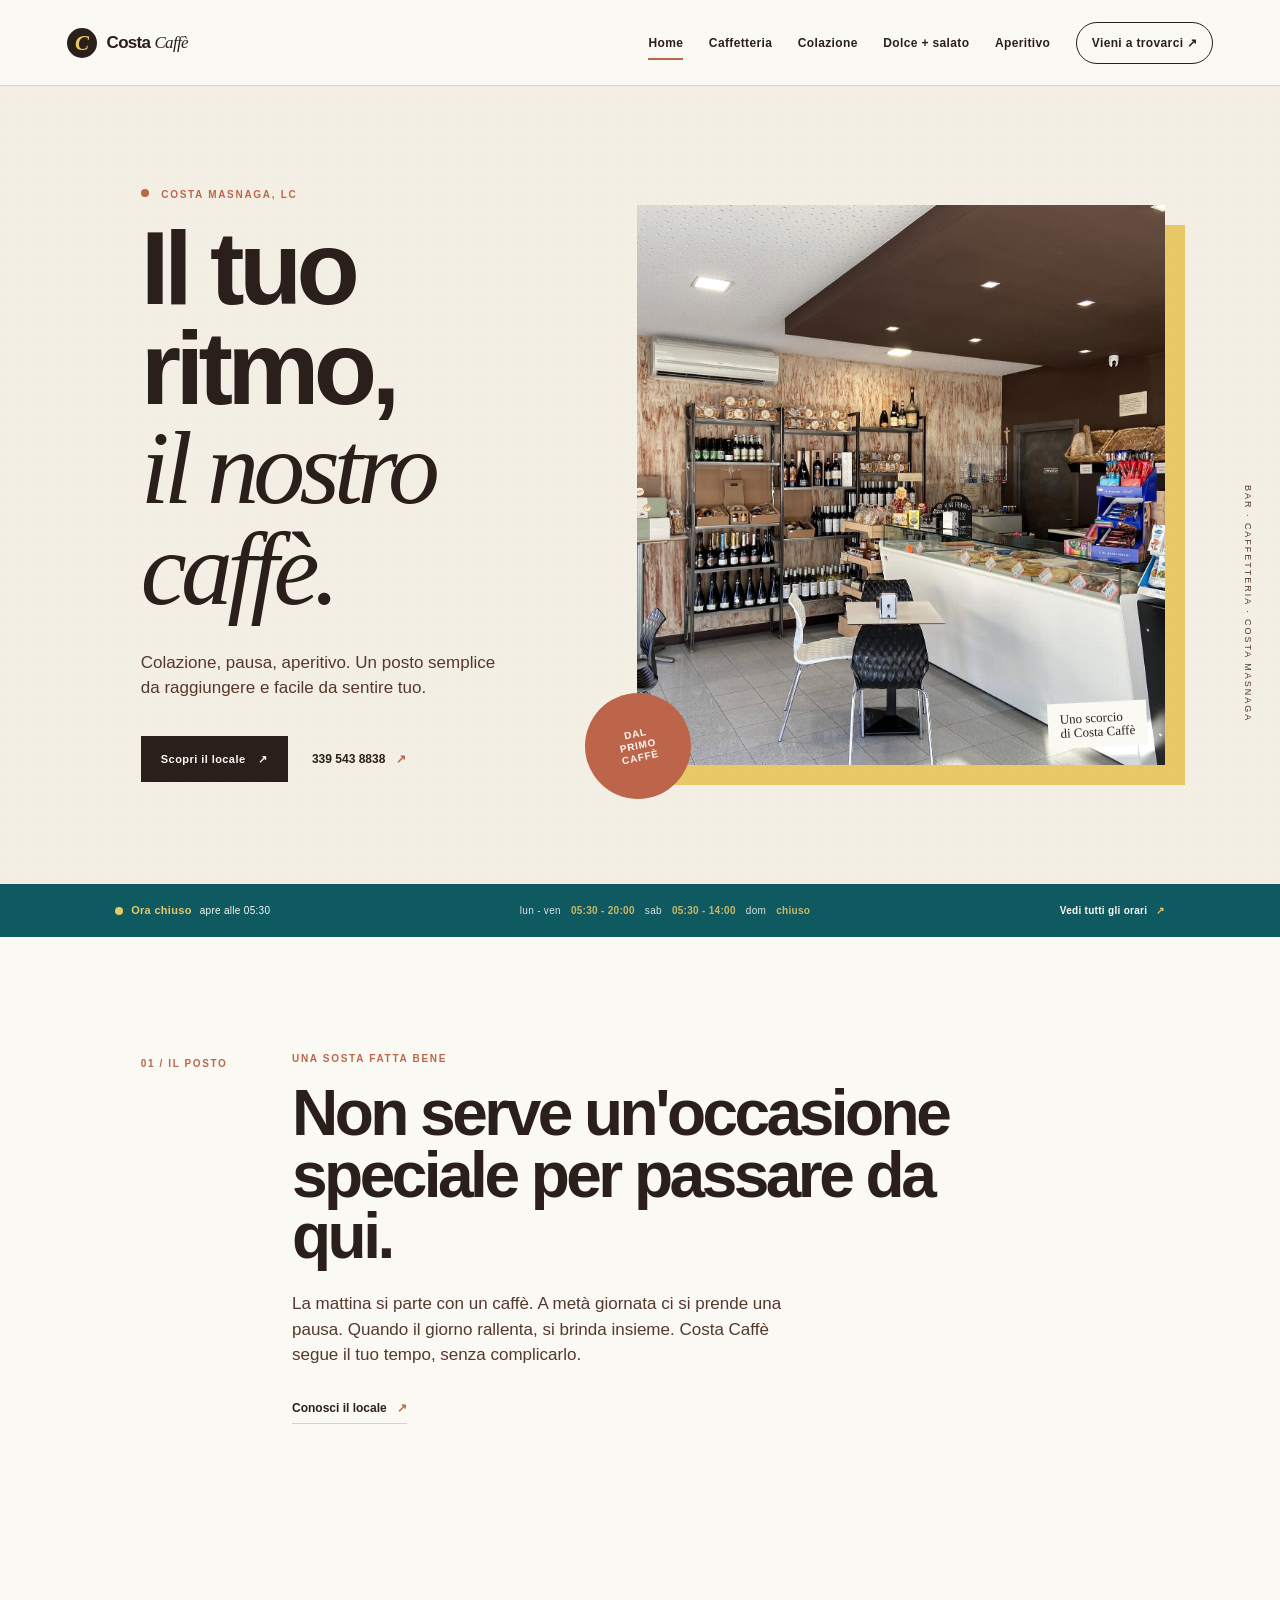
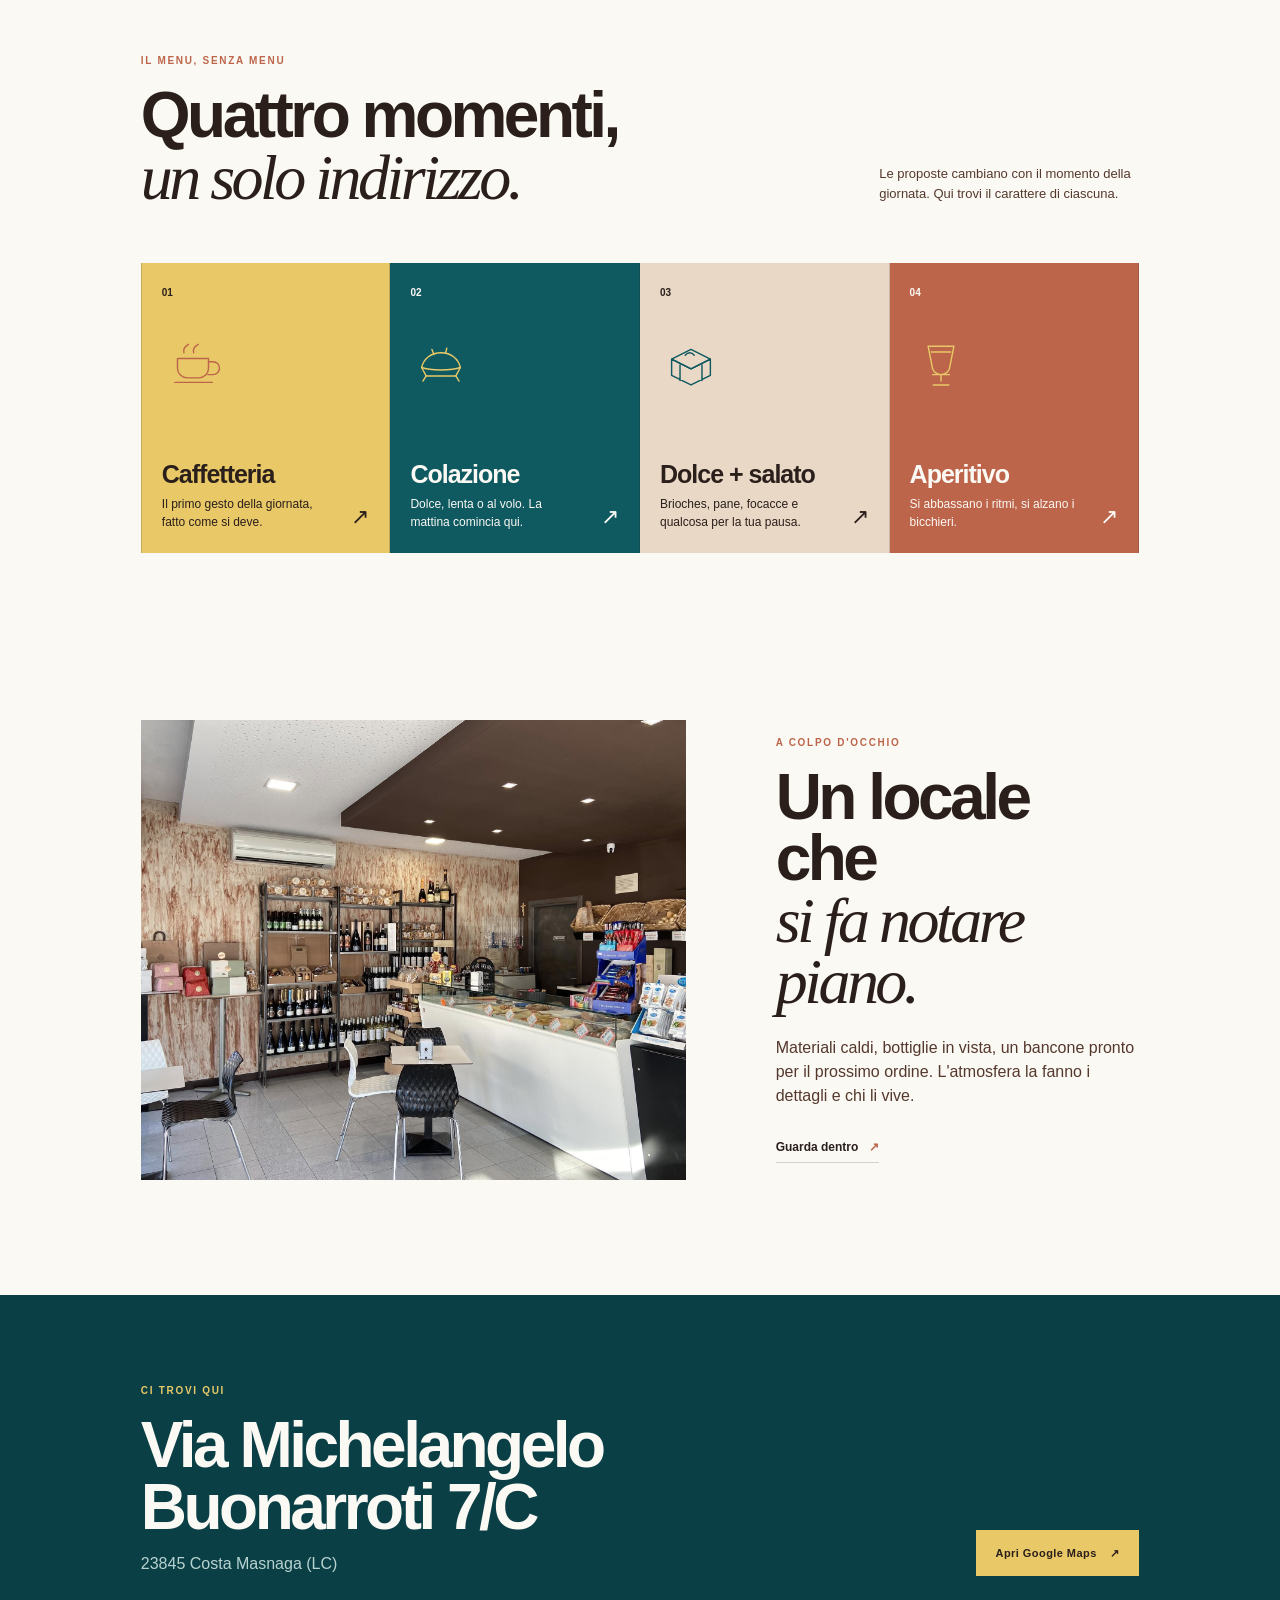
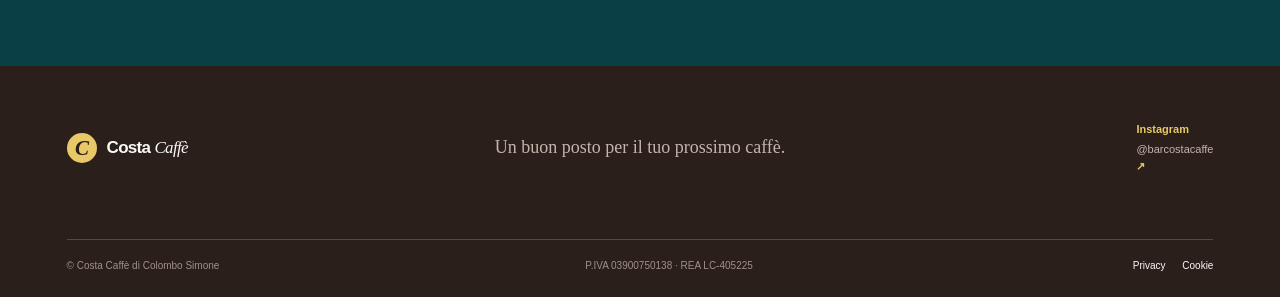
<file: index.html>
<!doctype html>
<html lang="it">
<head>
  <meta charset="utf-8">
  <meta name="viewport" content="width=device-width, initial-scale=1">
  <title>Costa Caffè | Bar e caffetteria a Costa Masnaga</title>
  <meta name="description" content="Costa Caffè a Costa Masnaga: caffetteria, colazione, proposte dolci e salate e aperitivo in Via Michelangelo Buonarroti 7/C.">
  <link rel="canonical" href="./">
  <meta property="og:type" content="website">
  <meta property="og:title" content="Costa Caffè | Bar e caffetteria a Costa Masnaga">
  <meta property="og:description" content="Il ritmo della giornata passa da Costa Caffè, a Costa Masnaga.">
  <meta property="og:image" content="images/locale/interno-costa-caffe.jpg">
  <meta property="og:locale" content="it_IT">
  <link rel="stylesheet" href="css/style.css">
  <script type="application/ld+json">
  {
    "@context": "https://schema.org",
    "@type": "CafeOrCoffeeShop",
    "name": "Costa Caffè",
    "address": {
      "@type": "PostalAddress",
      "streetAddress": "Via Michelangelo Buonarroti 7/C",
      "postalCode": "23845",
      "addressLocality": "Costa Masnaga",
      "addressRegion": "LC",
      "addressCountry": "IT"
    },
    "telephone": "+39 339 543 8838",
    "sameAs": ["https://www.instagram.com/barcostacaffe/"]
  }
  </script>
</head>
<body>
  <a class="skip-link" href="#contenuto">Vai al contenuto</a>
  <header class="site-header">
    <a class="wordmark" href="index.html" aria-label="Costa Caffè, home">
      <span class="wordmark-mark">C</span>
      <span>Costa <em>Caffè</em></span>
    </a>
    <button class="menu-toggle" type="button" aria-expanded="false" aria-controls="site-nav">Scopri <span></span></button>
    <nav id="site-nav" class="site-nav" aria-label="Navigazione principale">
      <a class="active" href="index.html">Home</a>
      <a href="caffetteria.html">Caffetteria</a>
      <a href="colazione.html">Colazione</a>
      <a href="dolce-salato.html">Dolce + salato</a>
      <a href="aperitivo.html">Aperitivo</a>
      <a class="nav-cta" href="visita.html">Vieni a trovarci <span>↗</span></a>
    </nav>
  </header>

  <main id="contenuto">
    <section class="hero home-hero">
      <div class="hero-copy reveal">
        <p class="eyebrow"><span class="eyebrow-dot"></span> Costa Masnaga, LC</p>
        <h1>Il tuo ritmo,<br><i>il nostro caffè.</i></h1>
        <p class="hero-lead">Colazione, pausa, aperitivo. Un posto semplice da raggiungere e facile da sentire tuo.</p>
        <div class="hero-actions">
          <a class="button button-dark" href="visita.html">Scopri il locale <span>↗</span></a>
          <a class="text-link" href="tel:3395438838">339 543 8838 <span>↗</span></a>
        </div>
      </div>
      <div class="hero-visual reveal reveal-delay">
        <div class="hero-photo">
          <img src="images/locale/interno-costa-caffe.jpg" alt="Interno di Costa Caffè con bancone, tavoli e scaffali di prodotti">
          <span class="photo-note">Uno scorcio<br>di Costa Caffè</span>
        </div>
        <div class="hero-badge" aria-hidden="true"><span>dal<br>primo<br>caffè</span></div>
      </div>
      <div class="hero-side-note" aria-hidden="true">BAR · CAFFETTERIA · COSTA MASNAGA</div>
    </section>

    <section class="today-bar" aria-label="Informazioni rapide">
      <div class="today-label"><span class="live-dot"></span><strong id="open-status">Ora chiuso</strong><span id="open-detail">consulta gli orari</span></div>
      <div class="today-hours"><span>lun - ven</span><b>05:30 - 20:00</b><span>sab</span><b>05:30 - 14:00</b><span>dom</span><b>chiuso</b></div>
      <a href="visita.html#orari">Vedi tutti gli orari <span>↗</span></a>
    </section>

    <section class="intro split-section section-pad reveal">
      <div class="section-index">01 / il posto</div>
      <div class="intro-statement">
        <p class="eyebrow">Una sosta fatta bene</p>
        <h2>Non serve un'occasione speciale per passare da qui.</h2>
        <p>La mattina si parte con un caffè. A metà giornata ci si prende una pausa. Quando il giorno rallenta, si brinda insieme. Costa Caffè segue il tuo tempo, senza complicarlo.</p>
        <a class="arrow-link" href="il-locale.html">Conosci il locale <span>↗</span></a>
      </div>
    </section>

    <section class="rhythm section-pad">
      <div class="section-heading reveal">
        <div>
          <p class="eyebrow">Il menu, senza menu</p>
          <h2>Quattro momenti,<br><i>un solo indirizzo.</i></h2>
        </div>
        <p class="heading-aside">Le proposte cambiano con il momento della giornata. Qui trovi il carattere di ciascuna.</p>
      </div>
      <div class="moment-grid">
        <a class="moment-card moment-coffee reveal" href="caffetteria.html">
          <span class="moment-number">01</span><svg class="section-icon" viewBox="0 0 96 96" aria-hidden="true"><path d="M24 41h48v15a15 15 0 0 1-15 15H39a15 15 0 0 1-15-15V41Z"/><path d="M72 46h7a10 10 0 0 1 0 20h-8M20 78h58M34 32c-2-6 2-10 7-13M49 32c-2-6 2-10 7-13"/></svg>
          <h3>Caffetteria</h3><p>Il primo gesto della giornata, fatto come si deve.</p><span class="card-arrow">↗</span>
        </a>
        <a class="moment-card moment-breakfast reveal reveal-delay" href="colazione.html">
          <span class="moment-number">02</span><svg class="section-icon" viewBox="0 0 96 96" aria-hidden="true"><path d="M18 55c3-14 15-23 30-23 15 0 27 9 30 23l-7 13H25L18 55Z"/><path d="M18 55c13 5 47 5 60 0M25 68l-5 8M71 68l5 8M37 35l-3-8M55 33l2-8"/></svg>
          <h3>Colazione</h3><p>Dolce, lenta o al volo. La mattina comincia qui.</p><span class="card-arrow">↗</span>
        </a>
        <a class="moment-card moment-food reveal reveal-delay-2" href="dolce-salato.html">
          <span class="moment-number">03</span><svg class="section-icon" viewBox="0 0 96 96" aria-hidden="true"><path d="m18 42 30-15 30 15-30 15-30-15Z"/><path d="m18 42 30 15 30-15M18 42v25l30 15 30-15V42M31 51v24M65 51v24"/><path d="M39 36c4-5 10-5 14 0"/></svg>
          <h3>Dolce + salato</h3><p>Brioches, pane, focacce e qualcosa per la tua pausa.</p><span class="card-arrow">↗</span>
        </a>
        <a class="moment-card moment-evening reveal" href="aperitivo.html">
          <span class="moment-number">04</span><svg class="section-icon" viewBox="0 0 96 96" aria-hidden="true"><path d="M28 22h40L62 52a14 14 0 0 1-28 0L28 22ZM35 66h26M48 66v10M36 82h24"/><path d="M33 31h30"/></svg>
          <h3>Aperitivo</h3><p>Si abbassano i ritmi, si alzano i bicchieri.</p><span class="card-arrow">↗</span>
        </a>
      </div>
    </section>

    <section class="image-break section-pad reveal">
      <div class="image-break-photo">
        <img src="images/locale/interno-costa-caffe.jpg" alt="Bancone e area tavoli all'interno di Costa Caffè" loading="lazy">
      </div>
      <div class="image-break-copy">
        <p class="eyebrow">A colpo d'occhio</p>
        <h2>Un locale che<br><i>si fa notare piano.</i></h2>
        <p>Materiali caldi, bottiglie in vista, un bancone pronto per il prossimo ordine. L'atmosfera la fanno i dettagli e chi li vive.</p>
        <a class="arrow-link" href="il-locale.html">Guarda dentro <span>↗</span></a>
      </div>
    </section>

    <section class="visit-banner reveal">
      <div class="visit-banner-copy">
        <p class="eyebrow">Ci trovi qui</p>
        <h2>Via Michelangelo<br>Buonarroti 7/C</h2>
        <p>23845 Costa Masnaga (LC)</p>
      </div>
      <a class="button button-light" href="https://www.google.com/maps/search/?api=1&query=Via+Michelangelo+Buonarroti+7%2FC%2C+23845+Costa+Masnaga+LC" target="_blank" rel="noopener">Apri Google Maps <span>↗</span></a>
    </section>
  </main>

  <footer class="site-footer">
    <div class="footer-top">
      <a class="wordmark wordmark-light" href="index.html"><span class="wordmark-mark">C</span><span>Costa <em>Caffè</em></span></a>
      <p>Un buon posto per il tuo prossimo caffè.</p>
      <a class="instagram" href="https://www.instagram.com/barcostacaffe/" target="_blank" rel="noopener">Instagram <span>@barcostacaffe</span> ↗</a>
    </div>
    <div class="footer-bottom">
      <span>© Costa Caffè di Colombo Simone</span>
      <span>P.IVA 03900750138 · REA LC-405225</span>
      <span><a href="privacy.html">Privacy</a> <a href="cookie.html">Cookie</a></span>
    </div>
  </footer>
  <script src="js/script.js"></script>
</body>
</html>
</file>
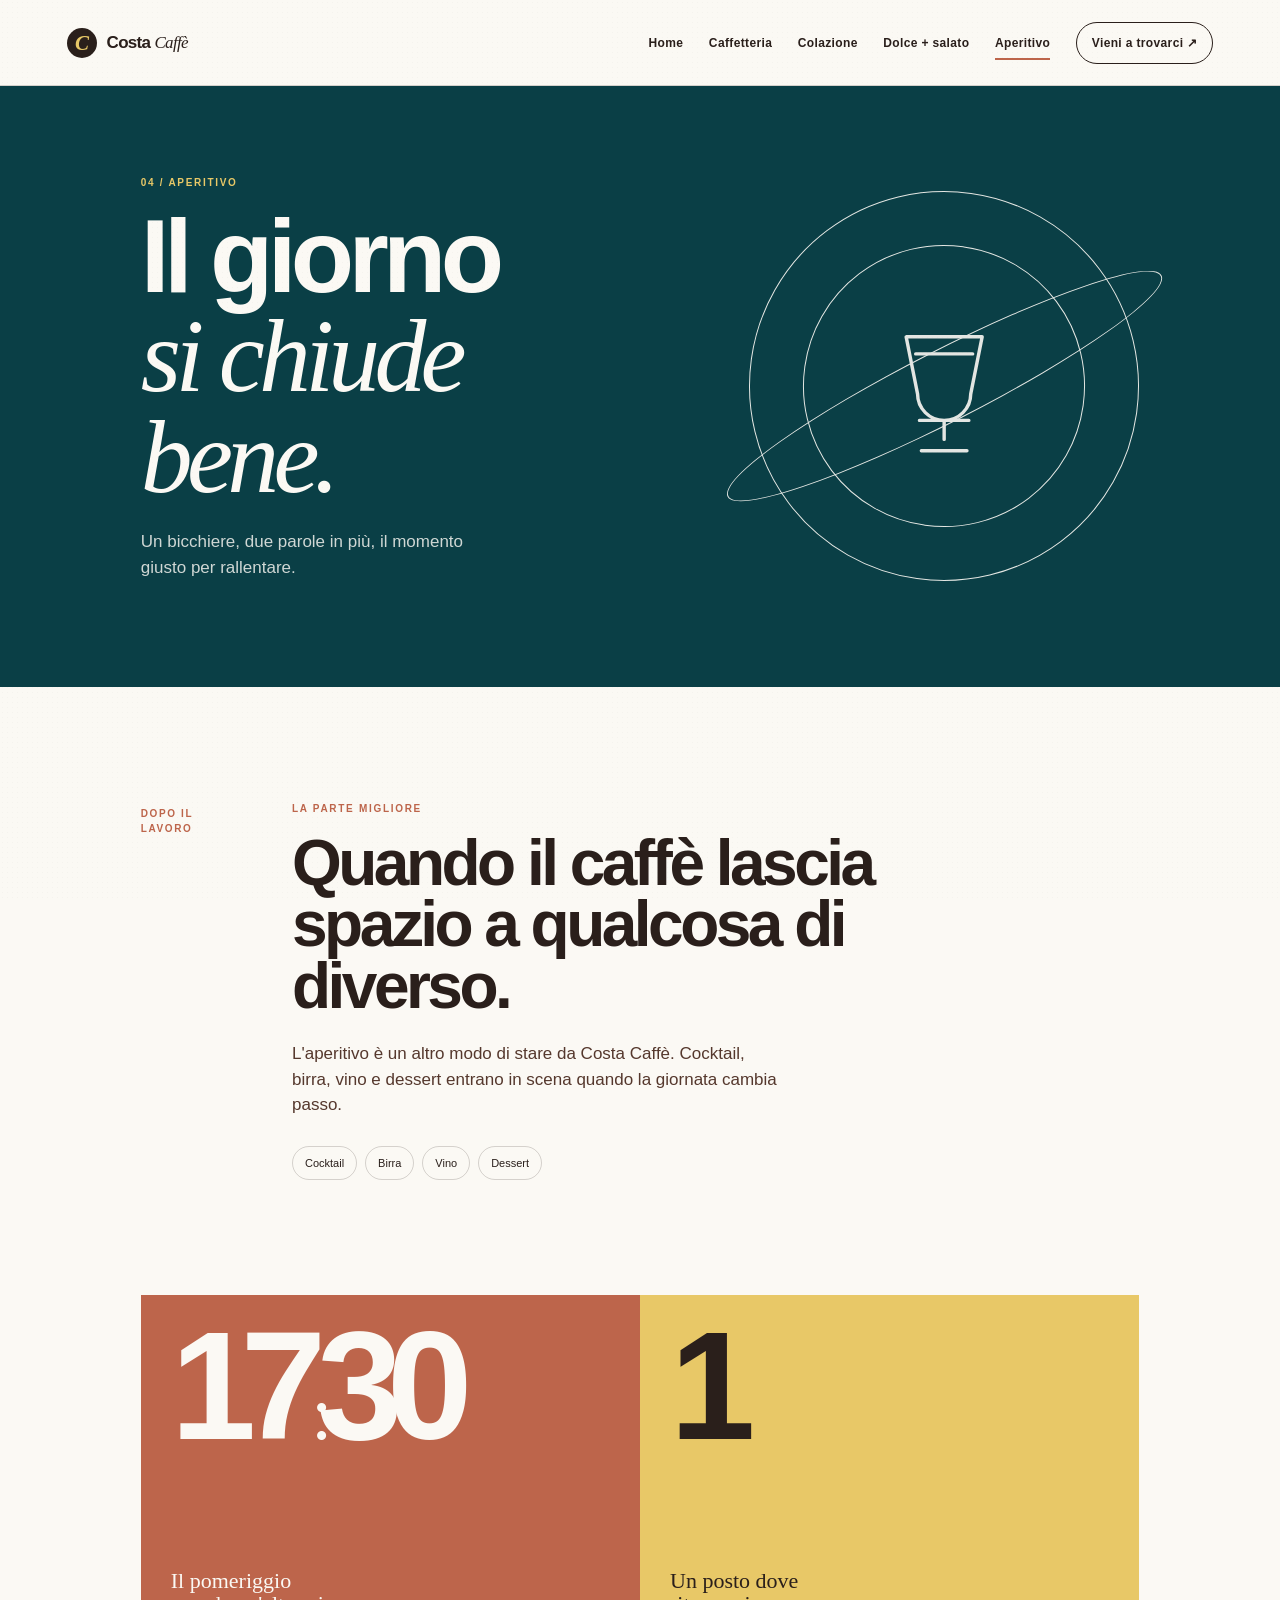
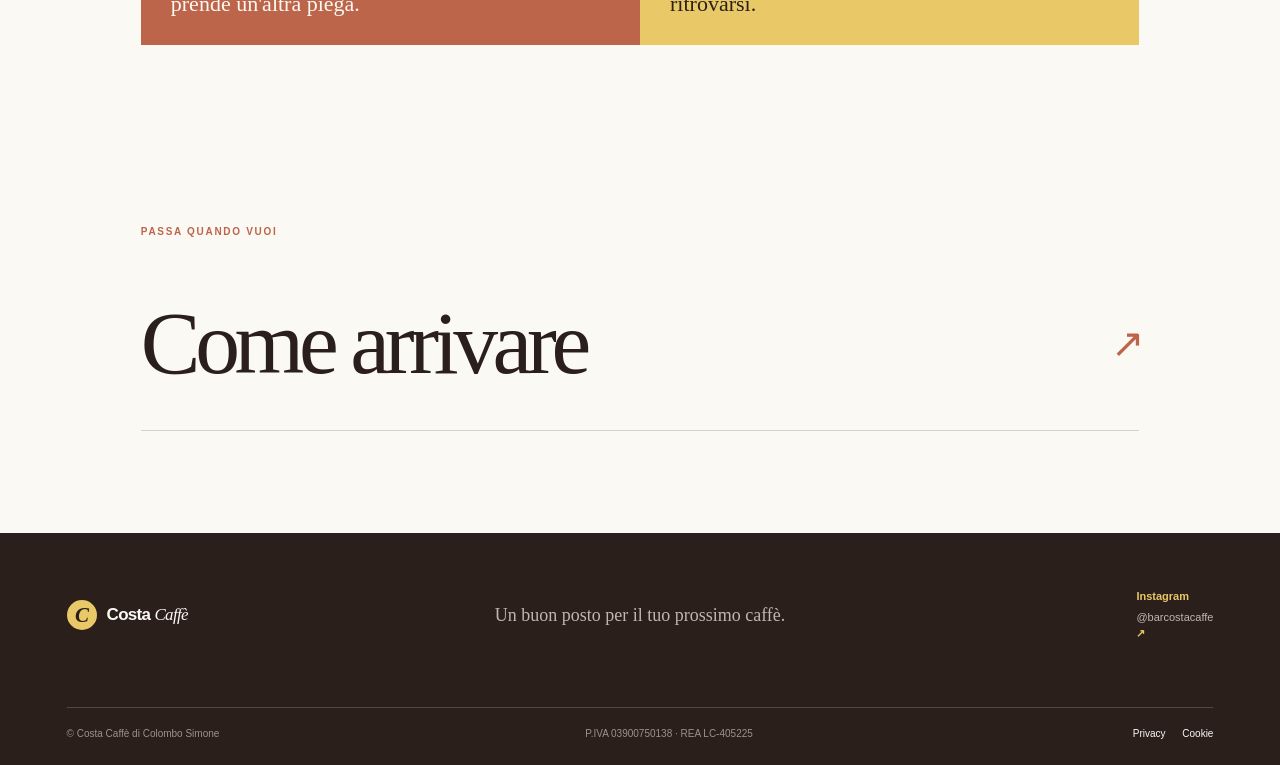
<file: aperitivo.html>
<!doctype html>
<html lang="it">
<head>
  <meta charset="utf-8"><meta name="viewport" content="width=device-width, initial-scale=1">
  <title>Aperitivo | Costa Caffè a Costa Masnaga</title>
  <meta name="description" content="L'aperitivo di Costa Caffè a Costa Masnaga: cocktail, birra, vino e il piacere di fermarsi insieme.">
  <link rel="canonical" href="./aperitivo.html"><meta property="og:title" content="Aperitivo | Costa Caffè"><link rel="stylesheet" href="css/style.css">
</head>
<body>
  <a class="skip-link" href="#contenuto">Vai al contenuto</a><header class="site-header"><a class="wordmark" href="index.html" aria-label="Costa Caffè, home"><span class="wordmark-mark">C</span><span>Costa <em>Caffè</em></span></a><button class="menu-toggle" type="button" aria-expanded="false" aria-controls="site-nav">Scopri <span></span></button><nav id="site-nav" class="site-nav" aria-label="Navigazione principale"><a href="index.html">Home</a><a href="caffetteria.html">Caffetteria</a><a href="colazione.html">Colazione</a><a href="dolce-salato.html">Dolce + salato</a><a class="active" href="aperitivo.html">Aperitivo</a><a class="nav-cta" href="visita.html">Vieni a trovarci <span>↗</span></a></nav></header>
  <main id="contenuto">
    <section class="page-hero page-hero-aperitivo"><div class="page-hero-content reveal"><p class="eyebrow">04 / Aperitivo</p><h1>Il giorno<br><i>si chiude bene.</i></h1><p>Un bicchiere, due parole in più, il momento giusto per rallentare.</p></div><div class="page-hero-shape shape-glass" aria-hidden="true"><svg class="hero-icon" viewBox="0 0 96 96"><path d="M28 22h40L62 52a14 14 0 0 1-28 0L28 22ZM35 66h26M48 66v10M36 82h24"/><path d="M33 31h30"/></svg></div></section>
    <section class="section-pad split-section aperitivo-intro reveal"><div class="section-index">Dopo il lavoro</div><div class="editorial-copy"><p class="eyebrow">La parte migliore</p><h2>Quando il caffè lascia spazio a qualcosa di diverso.</h2><p>L'aperitivo è un altro modo di stare da Costa Caffè. Cocktail, birra, vino e dessert entrano in scena quando la giornata cambia passo.</p><div class="tag-list"><span>Cocktail</span><span>Birra</span><span>Vino</span><span>Dessert</span></div></div></section>
    <section class="evening-grid section-pad reveal"><div class="evening-card"><span class="evening-big">17<small>:</small>30</span><p>Il pomeriggio<br>prende un'altra piega.</p></div><div class="evening-card evening-card-outline"><span class="evening-big">1</span><p>Un posto dove<br>ritrovarsi.</p></div></section>
    <section class="next-section section-pad"><p class="eyebrow">Passa quando vuoi</p><a class="big-next-link" href="visita.html">Come arrivare <span>↗</span></a></section>
  </main>
  <footer class="site-footer"><div class="footer-top"><a class="wordmark wordmark-light" href="index.html"><span class="wordmark-mark">C</span><span>Costa <em>Caffè</em></span></a><p>Un buon posto per il tuo prossimo caffè.</p><a class="instagram" href="https://www.instagram.com/barcostacaffe/" target="_blank" rel="noopener">Instagram <span>@barcostacaffe</span> ↗</a></div><div class="footer-bottom"><span>© Costa Caffè di Colombo Simone</span><span>P.IVA 03900750138 · REA LC-405225</span><span><a href="privacy.html">Privacy</a> <a href="cookie.html">Cookie</a></span></div></footer><script src="js/script.js"></script>
</body>
</html>
</file>
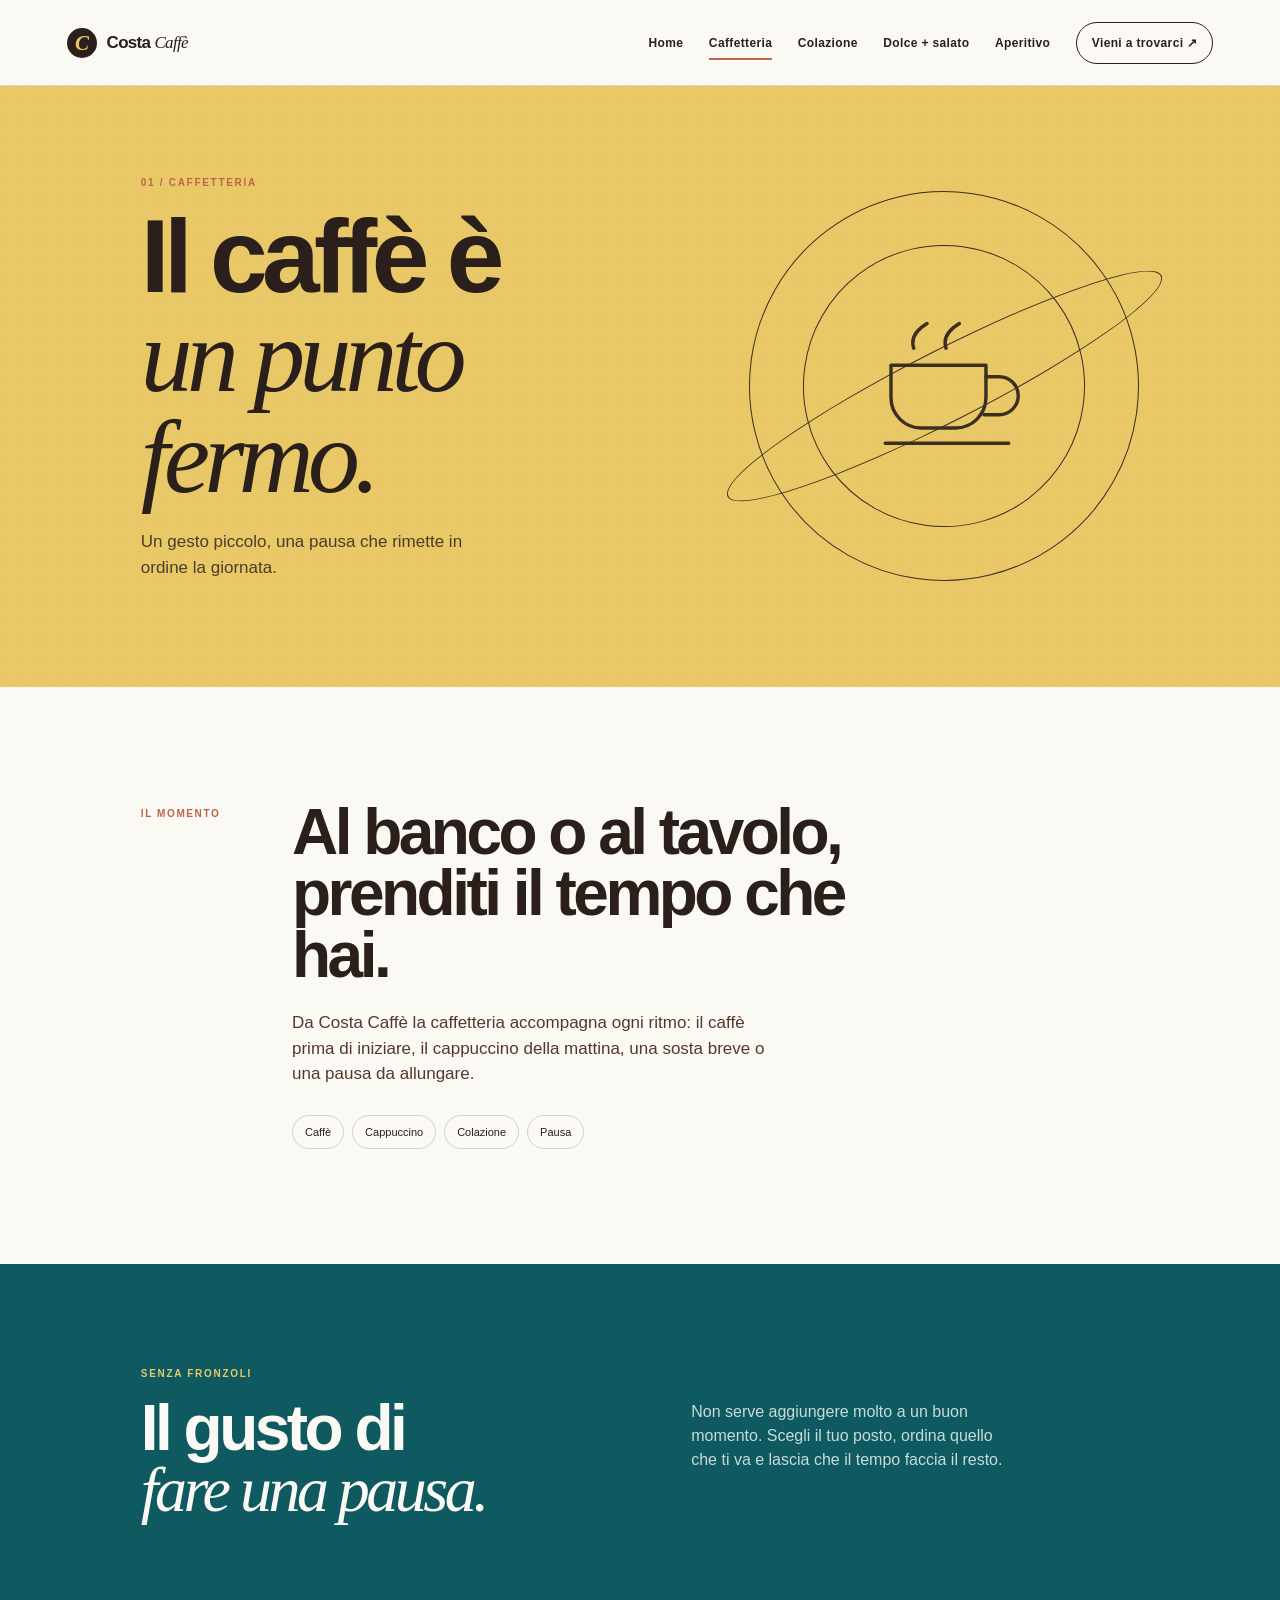
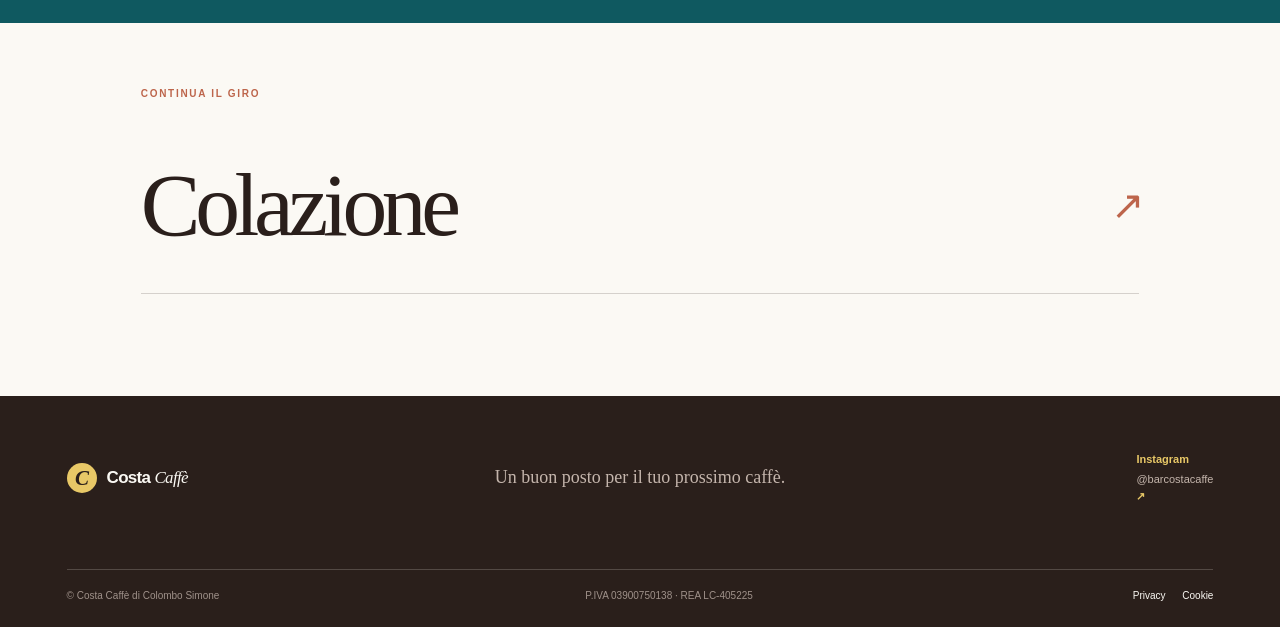
<file: caffetteria.html>
<!doctype html>
<html lang="it">
<head>
  <meta charset="utf-8"><meta name="viewport" content="width=device-width, initial-scale=1">
  <title>Caffetteria | Costa Caffè a Costa Masnaga</title>
  <meta name="description" content="La caffetteria di Costa Caffè: il momento più semplice della giornata, a Costa Masnaga.">
  <link rel="canonical" href="./caffetteria.html"><meta property="og:title" content="Caffetteria | Costa Caffè">
  <link rel="stylesheet" href="css/style.css">
</head>
<body>
  <a class="skip-link" href="#contenuto">Vai al contenuto</a>
  <header class="site-header"><a class="wordmark" href="index.html" aria-label="Costa Caffè, home"><span class="wordmark-mark">C</span><span>Costa <em>Caffè</em></span></a><button class="menu-toggle" type="button" aria-expanded="false" aria-controls="site-nav">Scopri <span></span></button><nav id="site-nav" class="site-nav" aria-label="Navigazione principale"><a href="index.html">Home</a><a class="active" href="caffetteria.html">Caffetteria</a><a href="colazione.html">Colazione</a><a href="dolce-salato.html">Dolce + salato</a><a href="aperitivo.html">Aperitivo</a><a class="nav-cta" href="visita.html">Vieni a trovarci <span>↗</span></a></nav></header>
  <main id="contenuto">
    <section class="page-hero page-hero-coffee"><div class="page-hero-content reveal"><p class="eyebrow">01 / Caffetteria</p><h1>Il caffè è<br><i>un punto fermo.</i></h1><p>Un gesto piccolo, una pausa che rimette in ordine la giornata.</p></div><div class="page-hero-shape shape-cup" aria-hidden="true"><svg class="hero-icon" viewBox="0 0 96 96"><path d="M20 37h50v17a16 16 0 0 1-16 16H36a16 16 0 0 1-16-16V37Z"/><path d="M70 43h7a10 10 0 0 1 0 20h-8M17 78h65M32 28c-2-6 2-10 7-13M49 28c-2-6 2-10 7-13"/></svg></div></section>
    <section class="editorial-section section-pad split-section reveal"><div class="section-index">Il momento</div><div class="editorial-copy"><h2>Al banco o al tavolo, prenditi il tempo che hai.</h2><p>Da Costa Caffè la caffetteria accompagna ogni ritmo: il caffè prima di iniziare, il cappuccino della mattina, una sosta breve o una pausa da allungare.</p><div class="tag-list"><span>Caffè</span><span>Cappuccino</span><span>Colazione</span><span>Pausa</span></div></div></section>
    <section class="feature-band feature-band-dark reveal"><div><p class="eyebrow eyebrow-light">Senza fronzoli</p><h2>Il gusto di<br><i>fare una pausa.</i></h2></div><p>Non serve aggiungere molto a un buon momento. Scegli il tuo posto, ordina quello che ti va e lascia che il tempo faccia il resto.</p></section>
    <section class="next-section section-pad"><p class="eyebrow">Continua il giro</p><a class="big-next-link" href="colazione.html">Colazione <span>↗</span></a></section>
  </main>
  <footer class="site-footer"><div class="footer-top"><a class="wordmark wordmark-light" href="index.html"><span class="wordmark-mark">C</span><span>Costa <em>Caffè</em></span></a><p>Un buon posto per il tuo prossimo caffè.</p><a class="instagram" href="https://www.instagram.com/barcostacaffe/" target="_blank" rel="noopener">Instagram <span>@barcostacaffe</span> ↗</a></div><div class="footer-bottom"><span>© Costa Caffè di Colombo Simone</span><span>P.IVA 03900750138 · REA LC-405225</span><span><a href="privacy.html">Privacy</a> <a href="cookie.html">Cookie</a></span></div></footer><script src="js/script.js"></script>
</body>
</html>
</file>
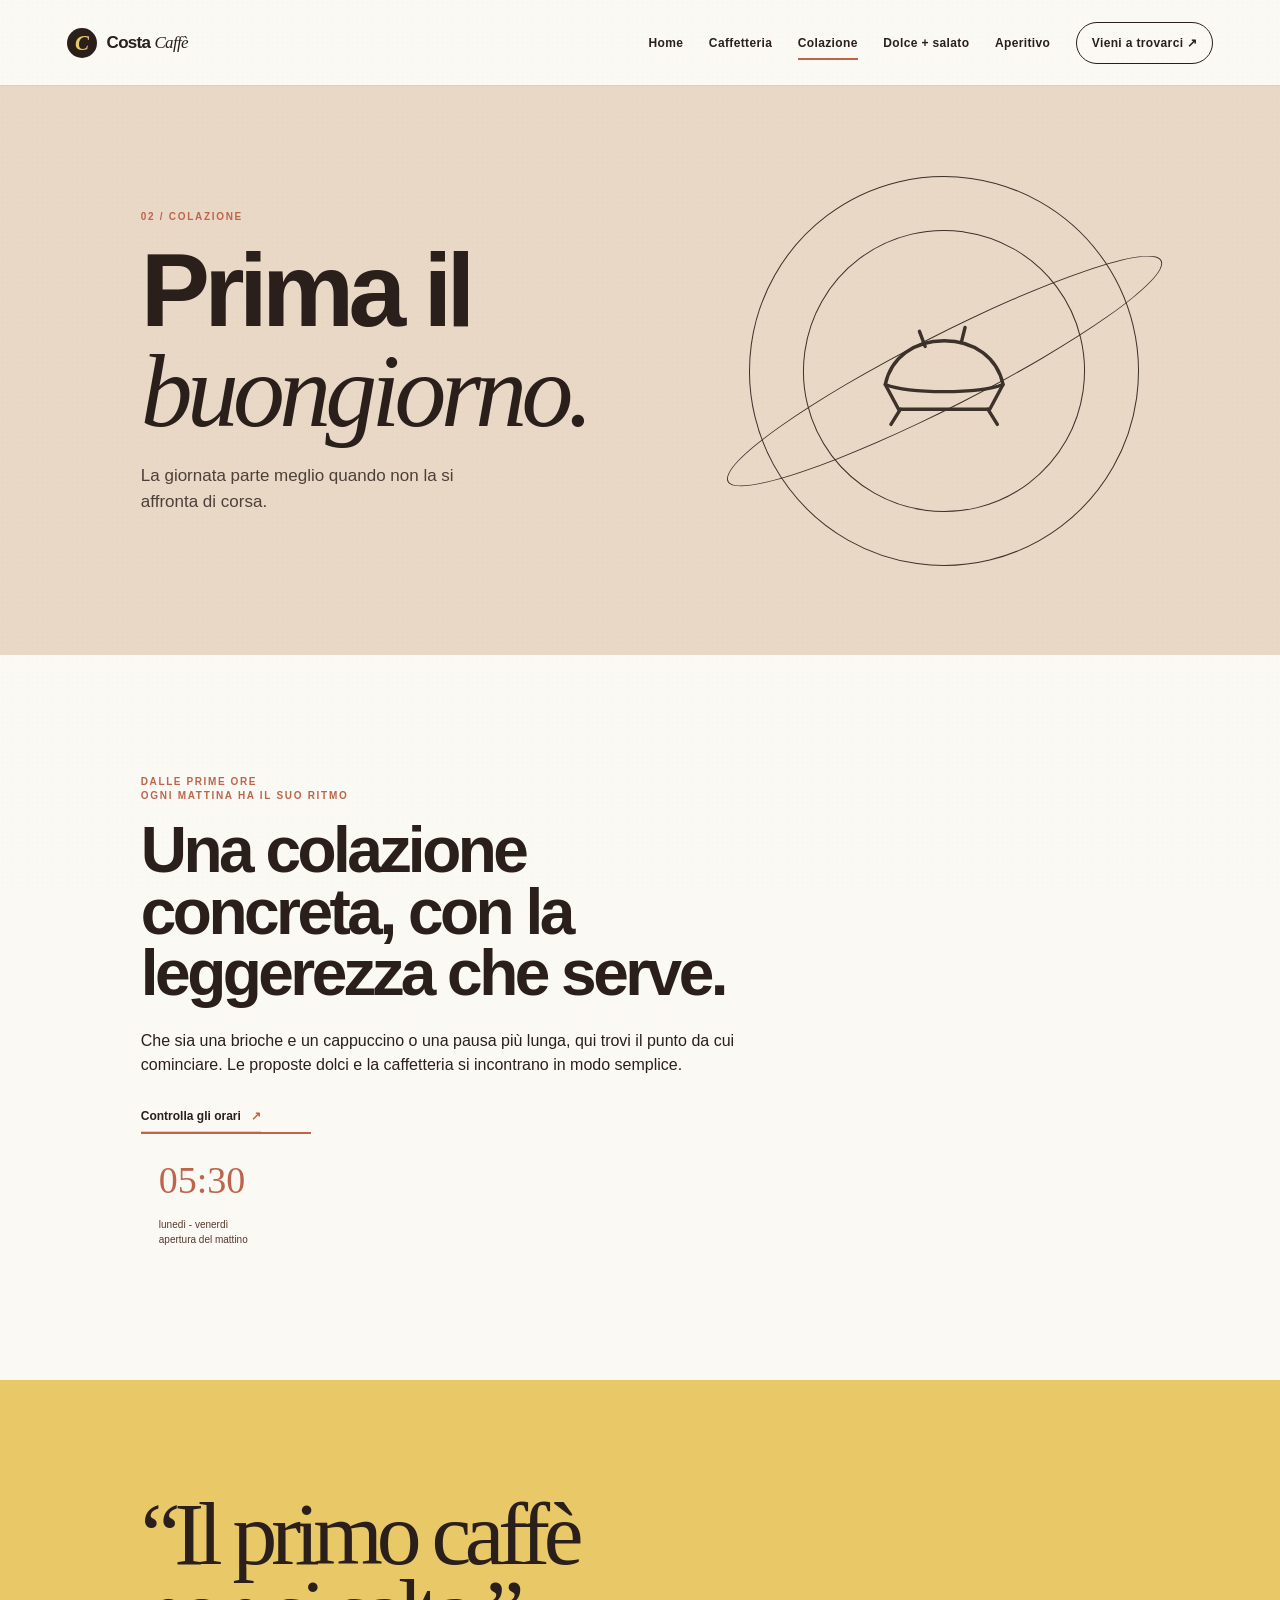
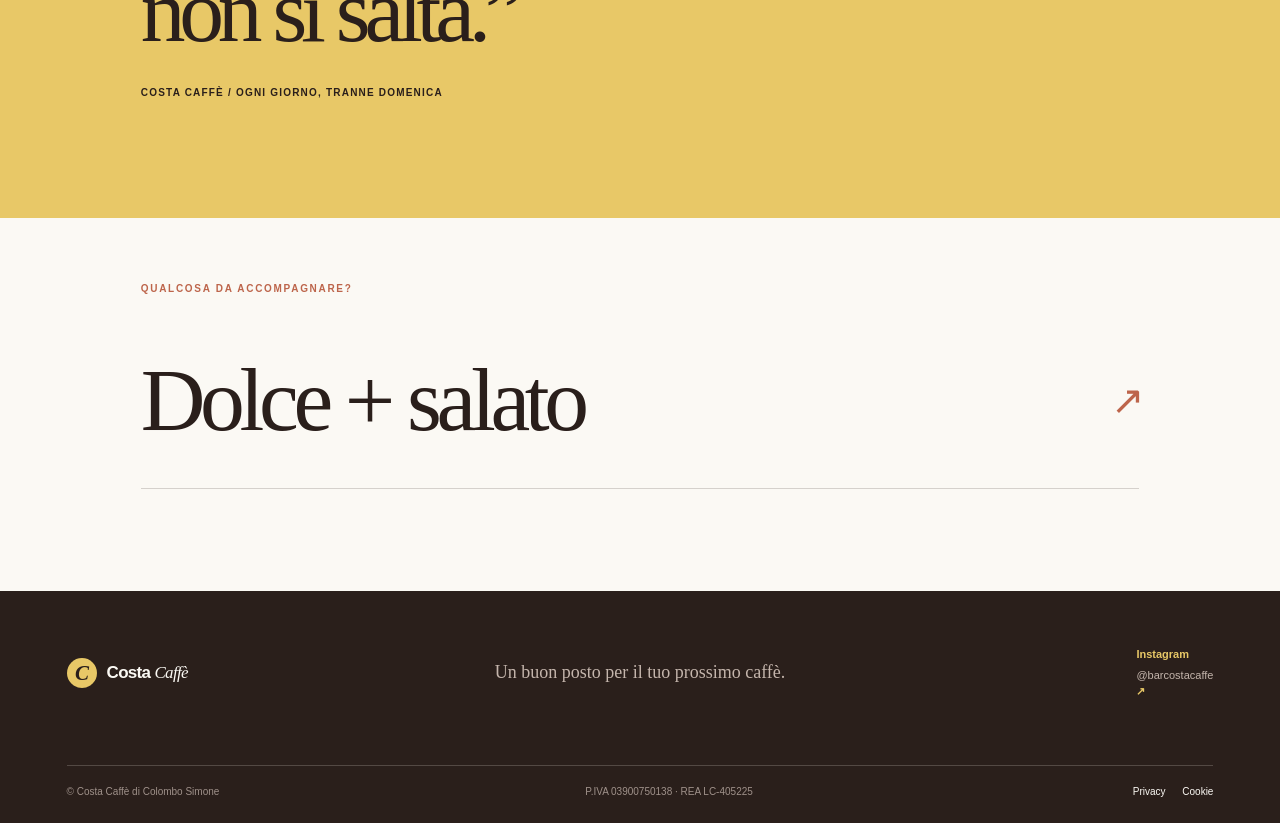
<file: colazione.html>
<!doctype html>
<html lang="it">
<head>
  <meta charset="utf-8"><meta name="viewport" content="width=device-width, initial-scale=1">
  <title>Colazione | Costa Caffè a Costa Masnaga</title>
  <meta name="description" content="Colazione a Costa Masnaga: passa da Costa Caffè per iniziare la giornata con caffetteria e proposte dolci.">
  <link rel="canonical" href="./colazione.html"><meta property="og:title" content="Colazione | Costa Caffè"><link rel="stylesheet" href="css/style.css">
</head>
<body>
  <a class="skip-link" href="#contenuto">Vai al contenuto</a><header class="site-header"><a class="wordmark" href="index.html" aria-label="Costa Caffè, home"><span class="wordmark-mark">C</span><span>Costa <em>Caffè</em></span></a><button class="menu-toggle" type="button" aria-expanded="false" aria-controls="site-nav">Scopri <span></span></button><nav id="site-nav" class="site-nav" aria-label="Navigazione principale"><a href="index.html">Home</a><a href="caffetteria.html">Caffetteria</a><a class="active" href="colazione.html">Colazione</a><a href="dolce-salato.html">Dolce + salato</a><a href="aperitivo.html">Aperitivo</a><a class="nav-cta" href="visita.html">Vieni a trovarci <span>↗</span></a></nav></header>
  <main id="contenuto">
    <section class="page-hero page-hero-breakfast"><div class="page-hero-content reveal"><p class="eyebrow">02 / Colazione</p><h1>Prima il<br><i>buongiorno.</i></h1><p>La giornata parte meglio quando non la si affronta di corsa.</p></div><div class="page-hero-shape shape-sun" aria-hidden="true"><svg class="hero-icon" viewBox="0 0 96 96"><path d="M17 55c3-14 15-23 31-23s28 9 31 23l-7 13H24l-7-13Z"/><path d="M17 55c13 5 49 5 62 0M25 68l-5 8M71 68l5 8M38 35l-3-8M57 33l2-8"/></svg></div></section>
    <section class="section-pad breakfast-layout reveal"><div class="section-index">Dalle prime ore</div><div class="breakfast-copy"><p class="eyebrow">Ogni mattina ha il suo ritmo</p><h2>Una colazione concreta, con la leggerezza che serve.</h2><p>Che sia una brioche e un cappuccino o una pausa più lunga, qui trovi il punto da cui cominciare. Le proposte dolci e la caffetteria si incontrano in modo semplice.</p><a class="arrow-link" href="visita.html#orari">Controlla gli orari <span>↗</span></a></div><div class="breakfast-note"><span class="note-symbol">05:30</span><span>lunedì - venerdì<br>apertura del mattino</span></div></section>
    <section class="quote-panel reveal"><p>“Il primo caffè<br>non si salta.”</p><span>Costa Caffè / ogni giorno, tranne domenica</span></section>
    <section class="next-section section-pad"><p class="eyebrow">Qualcosa da accompagnare?</p><a class="big-next-link" href="dolce-salato.html">Dolce + salato <span>↗</span></a></section>
  </main>
  <footer class="site-footer"><div class="footer-top"><a class="wordmark wordmark-light" href="index.html"><span class="wordmark-mark">C</span><span>Costa <em>Caffè</em></span></a><p>Un buon posto per il tuo prossimo caffè.</p><a class="instagram" href="https://www.instagram.com/barcostacaffe/" target="_blank" rel="noopener">Instagram <span>@barcostacaffe</span> ↗</a></div><div class="footer-bottom"><span>© Costa Caffè di Colombo Simone</span><span>P.IVA 03900750138 · REA LC-405225</span><span><a href="privacy.html">Privacy</a> <a href="cookie.html">Cookie</a></span></div></footer><script src="js/script.js"></script>
</body>
</html>
</file>
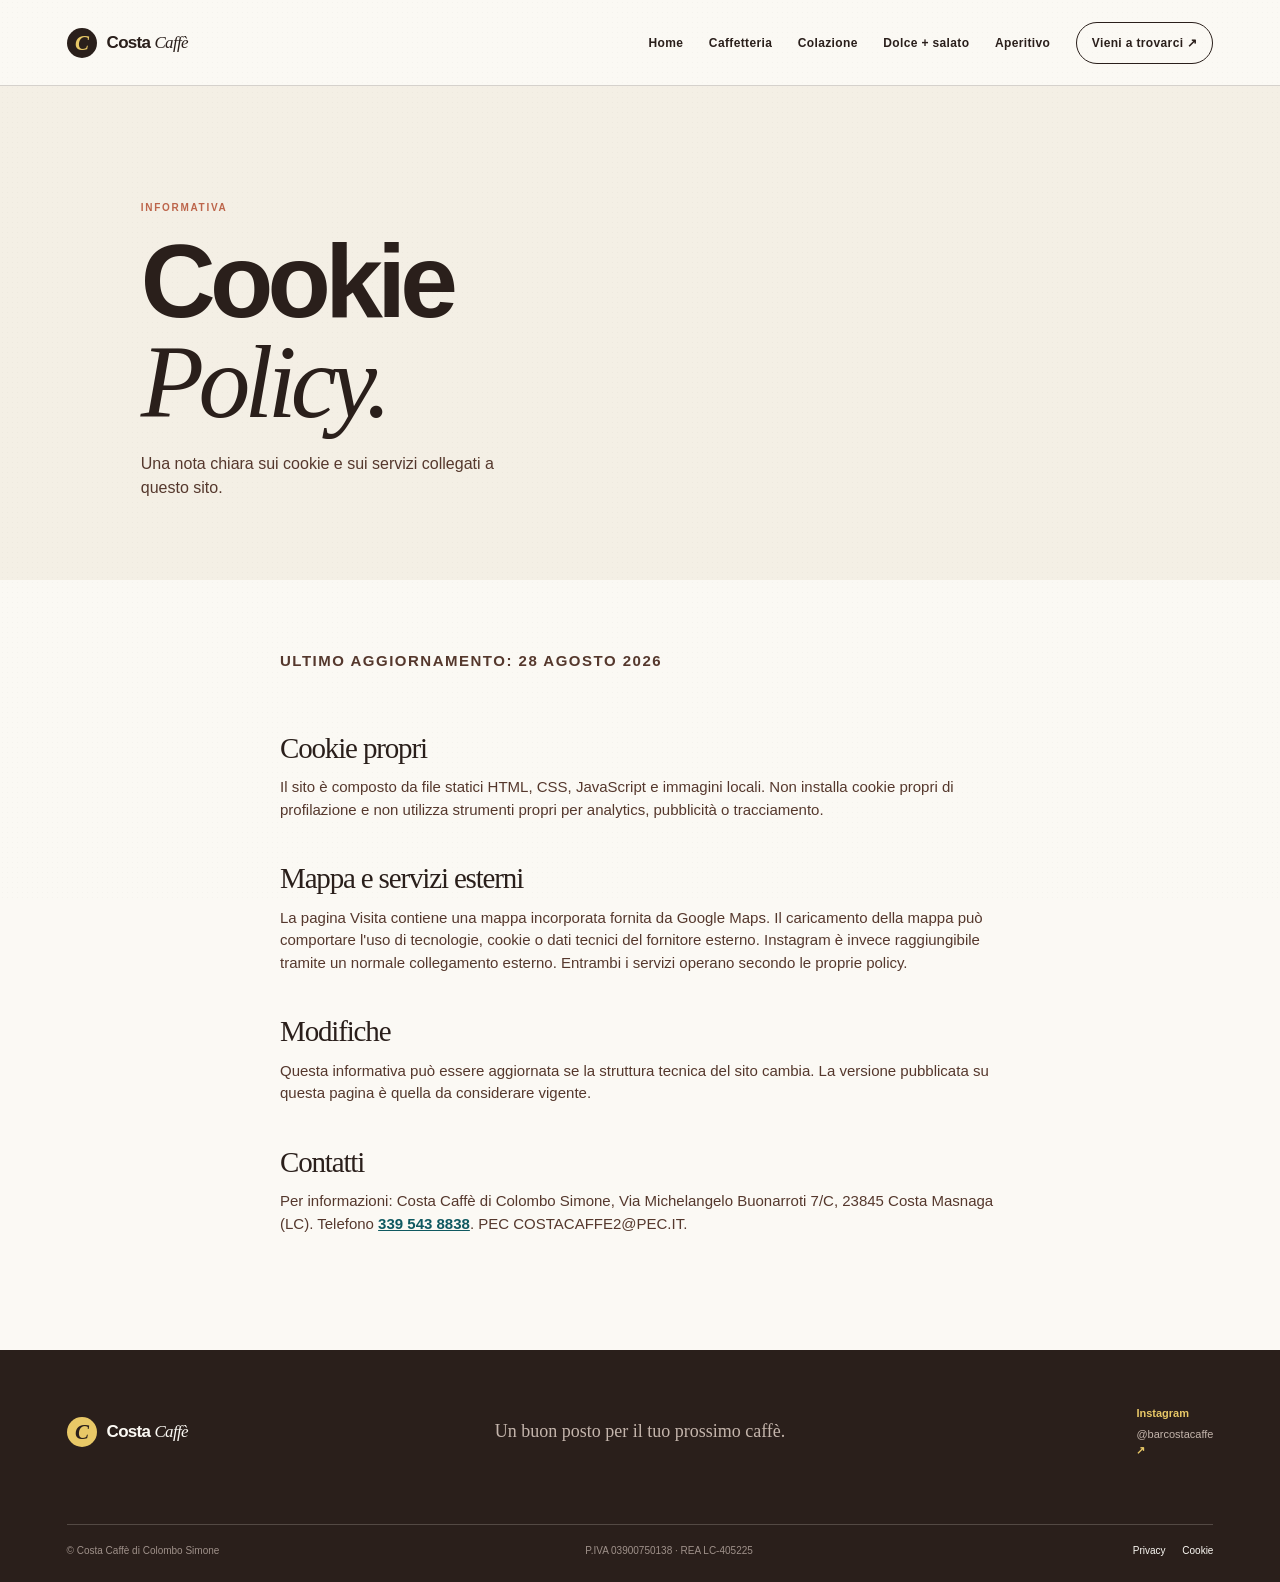
<file: cookie.html>
<!doctype html>
<html lang="it">
<head>
  <meta charset="utf-8"><meta name="viewport" content="width=device-width, initial-scale=1">
  <title>Cookie Policy | Costa Caffè</title><meta name="description" content="Informazioni sui cookie utilizzati dal sito statico di Costa Caffè."><link rel="canonical" href="./cookie.html"><link rel="stylesheet" href="css/style.css">
</head>
<body>
  <a class="skip-link" href="#contenuto">Vai al contenuto</a><header class="site-header"><a class="wordmark" href="index.html" aria-label="Costa Caffè, home"><span class="wordmark-mark">C</span><span>Costa <em>Caffè</em></span></a><button class="menu-toggle" type="button" aria-expanded="false" aria-controls="site-nav">Scopri <span></span></button><nav id="site-nav" class="site-nav" aria-label="Navigazione principale"><a href="index.html">Home</a><a href="caffetteria.html">Caffetteria</a><a href="colazione.html">Colazione</a><a href="dolce-salato.html">Dolce + salato</a><a href="aperitivo.html">Aperitivo</a><a class="nav-cta" href="visita.html">Vieni a trovarci <span>↗</span></a></nav></header>
  <main id="contenuto" class="legal-page"><section class="legal-header section-pad"><p class="eyebrow">Informativa</p><h1>Cookie<br><i>Policy.</i></h1><p>Una nota chiara sui cookie e sui servizi collegati a questo sito.</p></section><article class="legal-copy"><p class="legal-updated">Ultimo aggiornamento: 28 agosto 2026</p><h2>Cookie propri</h2><p>Il sito è composto da file statici HTML, CSS, JavaScript e immagini locali. Non installa cookie propri di profilazione e non utilizza strumenti propri per analytics, pubblicità o tracciamento.</p><h2>Mappa e servizi esterni</h2><p>La pagina Visita contiene una mappa incorporata fornita da Google Maps. Il caricamento della mappa può comportare l'uso di tecnologie, cookie o dati tecnici del fornitore esterno. Instagram è invece raggiungibile tramite un normale collegamento esterno. Entrambi i servizi operano secondo le proprie policy.</p><h2>Modifiche</h2><p>Questa informativa può essere aggiornata se la struttura tecnica del sito cambia. La versione pubblicata su questa pagina è quella da considerare vigente.</p><h2>Contatti</h2><p>Per informazioni: Costa Caffè di Colombo Simone, Via Michelangelo Buonarroti 7/C, 23845 Costa Masnaga (LC). Telefono <a href="tel:3395438838">339 543 8838</a>. PEC <span class="breakable">COSTACAFFE2@PEC.IT</span>.</p></article></main>
  <footer class="site-footer"><div class="footer-top"><a class="wordmark wordmark-light" href="index.html"><span class="wordmark-mark">C</span><span>Costa <em>Caffè</em></span></a><p>Un buon posto per il tuo prossimo caffè.</p><a class="instagram" href="https://www.instagram.com/barcostacaffe/" target="_blank" rel="noopener">Instagram <span>@barcostacaffe</span> ↗</a></div><div class="footer-bottom"><span>© Costa Caffè di Colombo Simone</span><span>P.IVA 03900750138 · REA LC-405225</span><span><a href="privacy.html">Privacy</a> <a href="cookie.html">Cookie</a></span></div></footer><script src="js/script.js"></script>
</body>
</html>
</file>
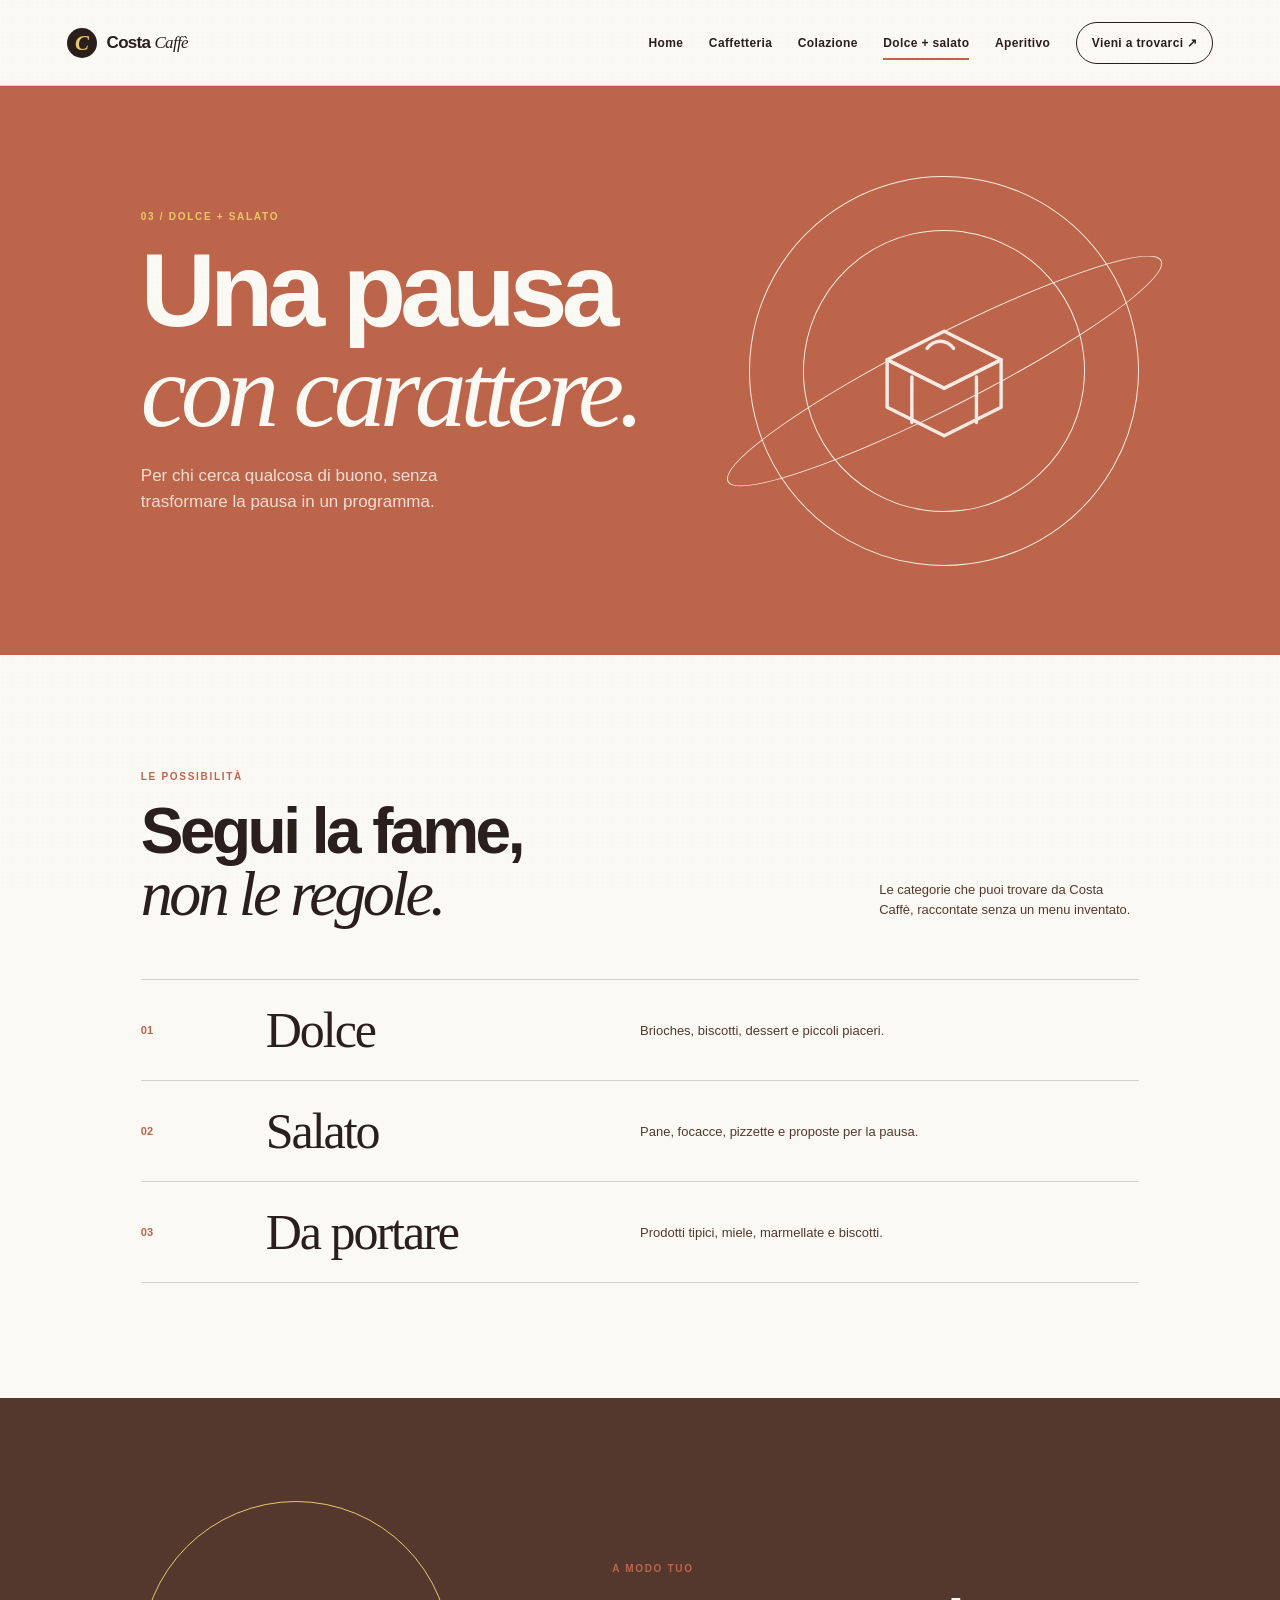
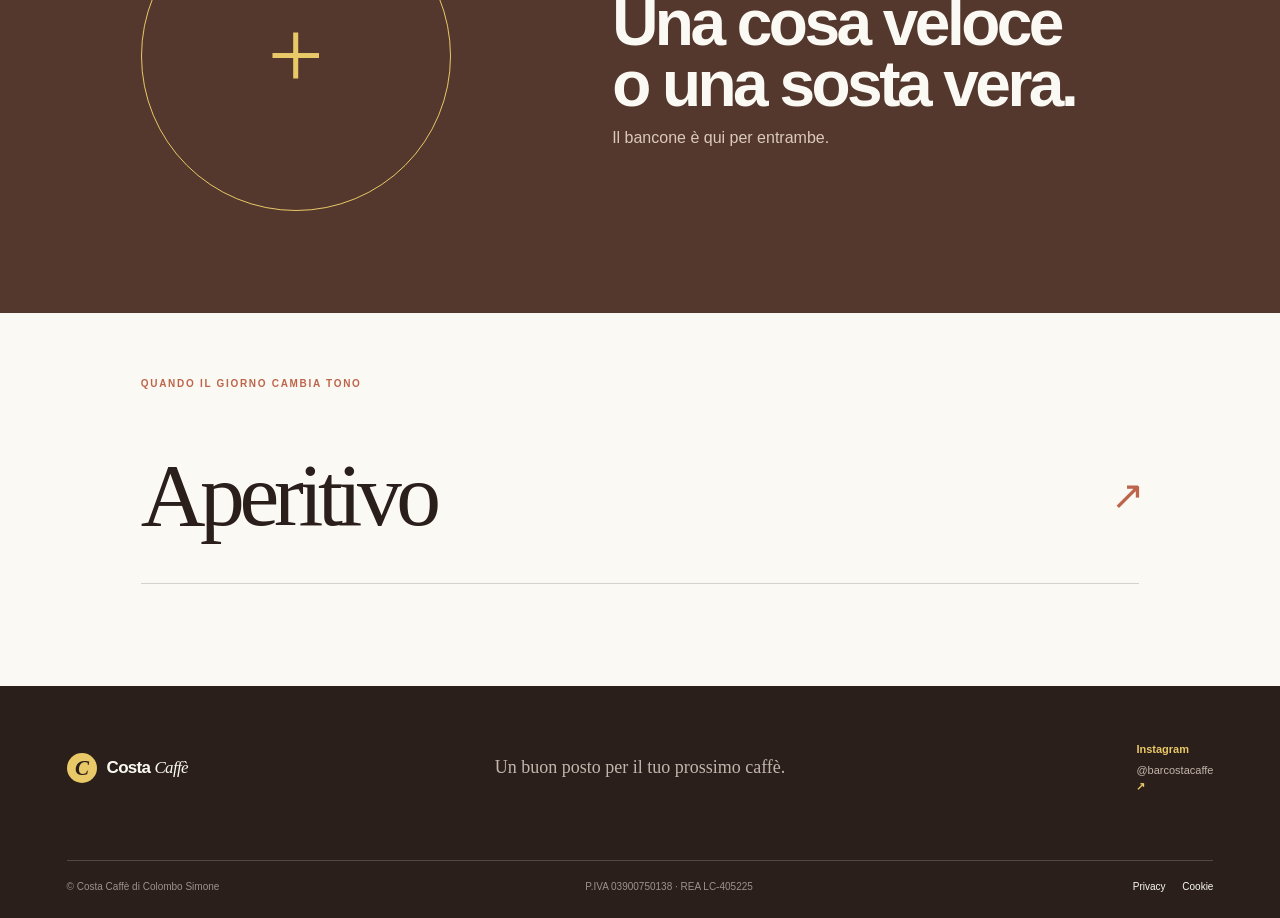
<file: dolce-salato.html>
<!doctype html>
<html lang="it">
<head>
  <meta charset="utf-8"><meta name="viewport" content="width=device-width, initial-scale=1">
  <title>Dolce e salato | Costa Caffè a Costa Masnaga</title>
  <meta name="description" content="Proposte dolci e salate, pane, focacce, pizzette e prodotti da portare a casa da Costa Caffè.">
  <link rel="canonical" href="./dolce-salato.html"><meta property="og:title" content="Dolce e salato | Costa Caffè"><link rel="stylesheet" href="css/style.css">
</head>
<body>
  <a class="skip-link" href="#contenuto">Vai al contenuto</a><header class="site-header"><a class="wordmark" href="index.html" aria-label="Costa Caffè, home"><span class="wordmark-mark">C</span><span>Costa <em>Caffè</em></span></a><button class="menu-toggle" type="button" aria-expanded="false" aria-controls="site-nav">Scopri <span></span></button><nav id="site-nav" class="site-nav" aria-label="Navigazione principale"><a href="index.html">Home</a><a href="caffetteria.html">Caffetteria</a><a href="colazione.html">Colazione</a><a class="active" href="dolce-salato.html">Dolce + salato</a><a href="aperitivo.html">Aperitivo</a><a class="nav-cta" href="visita.html">Vieni a trovarci <span>↗</span></a></nav></header>
  <main id="contenuto">
    <section class="page-hero page-hero-food"><div class="page-hero-content reveal"><p class="eyebrow">03 / Dolce + salato</p><h1>Una pausa<br><i>con carattere.</i></h1><p>Per chi cerca qualcosa di buono, senza trasformare la pausa in un programma.</p></div><div class="page-hero-shape shape-plus" aria-hidden="true"><svg class="hero-icon" viewBox="0 0 96 96"><path d="m18 42 30-15 30 15-30 15-30-15Z"/><path d="m18 42 30 15 30-15M18 42v25l30 15 30-15V42M31 51v24M65 51v24"/><path d="M39 36c4-5 10-5 14 0"/></svg></div></section>
    <section class="section-pad reveal"><div class="section-heading"><div><p class="eyebrow">Le possibilità</p><h2>Segui la fame,<br><i>non le regole.</i></h2></div><p class="heading-aside">Le categorie che puoi trovare da Costa Caffè, raccontate senza un menu inventato.</p></div><div class="offer-list"><div class="offer-line"><span>01</span><h3>Dolce</h3><p>Brioches, biscotti, dessert e piccoli piaceri.</p></div><div class="offer-line"><span>02</span><h3>Salato</h3><p>Pane, focacce, pizzette e proposte per la pausa.</p></div><div class="offer-line"><span>03</span><h3>Da portare</h3><p>Prodotti tipici, miele, marmellate e biscotti.</p></div></div></section>
    <section class="texture-panel reveal"><div class="texture-circle">+</div><div><p class="eyebrow">A modo tuo</p><h2>Una cosa veloce<br>o una sosta vera.</h2><p>Il bancone è qui per entrambe.</p></div></section>
    <section class="next-section section-pad"><p class="eyebrow">Quando il giorno cambia tono</p><a class="big-next-link" href="aperitivo.html">Aperitivo <span>↗</span></a></section>
  </main>
  <footer class="site-footer"><div class="footer-top"><a class="wordmark wordmark-light" href="index.html"><span class="wordmark-mark">C</span><span>Costa <em>Caffè</em></span></a><p>Un buon posto per il tuo prossimo caffè.</p><a class="instagram" href="https://www.instagram.com/barcostacaffe/" target="_blank" rel="noopener">Instagram <span>@barcostacaffe</span> ↗</a></div><div class="footer-bottom"><span>© Costa Caffè di Colombo Simone</span><span>P.IVA 03900750138 · REA LC-405225</span><span><a href="privacy.html">Privacy</a> <a href="cookie.html">Cookie</a></span></div></footer><script src="js/script.js"></script>
</body>
</html>
</file>
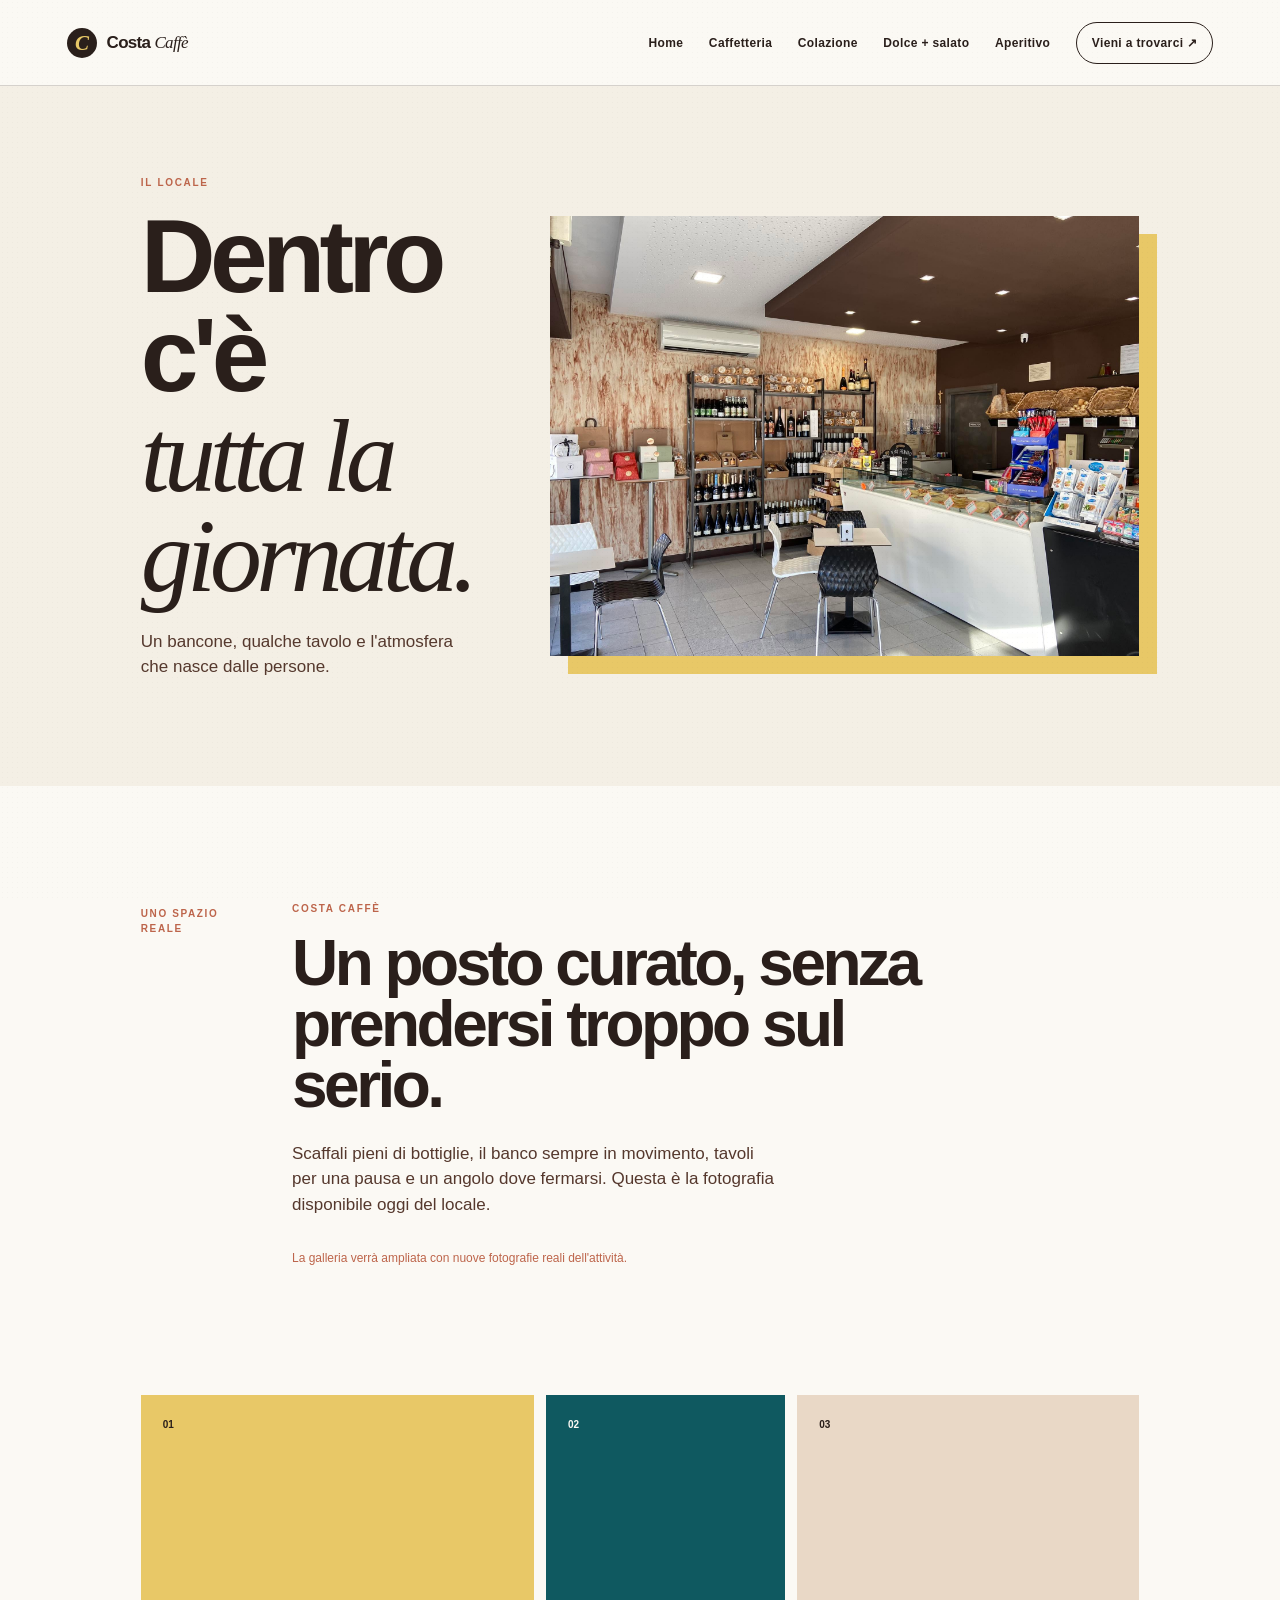
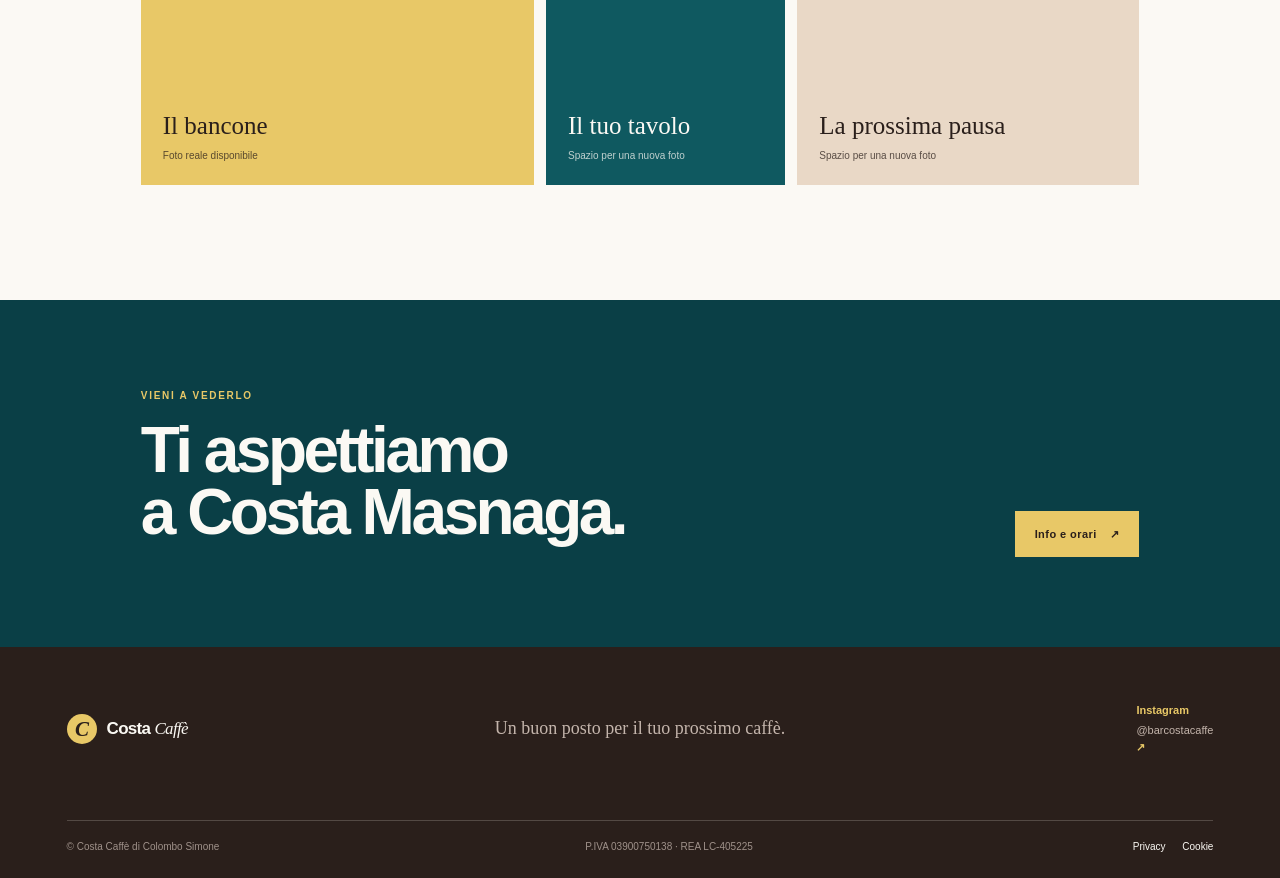
<file: il-locale.html>
<!doctype html>
<html lang="it">
<head>
  <meta charset="utf-8"><meta name="viewport" content="width=device-width, initial-scale=1">
  <title>Il locale | Costa Caffè a Costa Masnaga</title>
  <meta name="description" content="Scopri l'atmosfera di Costa Caffè, bar e caffetteria in Via Michelangelo Buonarroti a Costa Masnaga.">
  <link rel="canonical" href="./il-locale.html"><meta property="og:title" content="Il locale | Costa Caffè"><link rel="stylesheet" href="css/style.css">
</head>
<body>
  <a class="skip-link" href="#contenuto">Vai al contenuto</a><header class="site-header"><a class="wordmark" href="index.html" aria-label="Costa Caffè, home"><span class="wordmark-mark">C</span><span>Costa <em>Caffè</em></span></a><button class="menu-toggle" type="button" aria-expanded="false" aria-controls="site-nav">Scopri <span></span></button><nav id="site-nav" class="site-nav" aria-label="Navigazione principale"><a href="index.html">Home</a><a href="caffetteria.html">Caffetteria</a><a href="colazione.html">Colazione</a><a href="dolce-salato.html">Dolce + salato</a><a href="aperitivo.html">Aperitivo</a><a class="nav-cta" href="visita.html">Vieni a trovarci <span>↗</span></a></nav></header>
  <main id="contenuto">
    <section class="page-hero page-hero-locale"><div class="page-hero-content reveal"><p class="eyebrow">Il locale</p><h1>Dentro c'è<br><i>tutta la giornata.</i></h1><p>Un bancone, qualche tavolo e l'atmosfera che nasce dalle persone.</p></div><div class="page-hero-image reveal reveal-delay"><img src="images/locale/interno-costa-caffe.jpg" alt="Vista dell'interno di Costa Caffè"></div></section>
    <section class="section-pad split-section reveal"><div class="section-index">Uno spazio reale</div><div class="editorial-copy"><p class="eyebrow">Costa Caffè</p><h2>Un posto curato, senza prendersi troppo sul serio.</h2><p>Scaffali pieni di bottiglie, il banco sempre in movimento, tavoli per una pausa e un angolo dove fermarsi. Questa è la fotografia disponibile oggi del locale.</p><p class="small-note">La galleria verrà ampliata con nuove fotografie reali dell'attività.</p></div></section>
    <section class="gallery-placeholder section-pad reveal"><div class="placeholder-frame"><span>01</span><p>Il bancone</p><small>Foto reale disponibile</small></div><div class="placeholder-frame placeholder-frame-tall"><span>02</span><p>Il tuo tavolo</p><small>Spazio per una nuova foto</small></div><div class="placeholder-frame"><span>03</span><p>La prossima pausa</p><small>Spazio per una nuova foto</small></div></section>
    <section class="visit-banner reveal"><div class="visit-banner-copy"><p class="eyebrow">Vieni a vederlo</p><h2>Ti aspettiamo<br>a Costa Masnaga.</h2></div><a class="button button-light" href="visita.html">Info e orari <span>↗</span></a></section>
  </main>
  <footer class="site-footer"><div class="footer-top"><a class="wordmark wordmark-light" href="index.html"><span class="wordmark-mark">C</span><span>Costa <em>Caffè</em></span></a><p>Un buon posto per il tuo prossimo caffè.</p><a class="instagram" href="https://www.instagram.com/barcostacaffe/" target="_blank" rel="noopener">Instagram <span>@barcostacaffe</span> ↗</a></div><div class="footer-bottom"><span>© Costa Caffè di Colombo Simone</span><span>P.IVA 03900750138 · REA LC-405225</span><span><a href="privacy.html">Privacy</a> <a href="cookie.html">Cookie</a></span></div></footer><script src="js/script.js"></script>
</body>
</html>
</file>
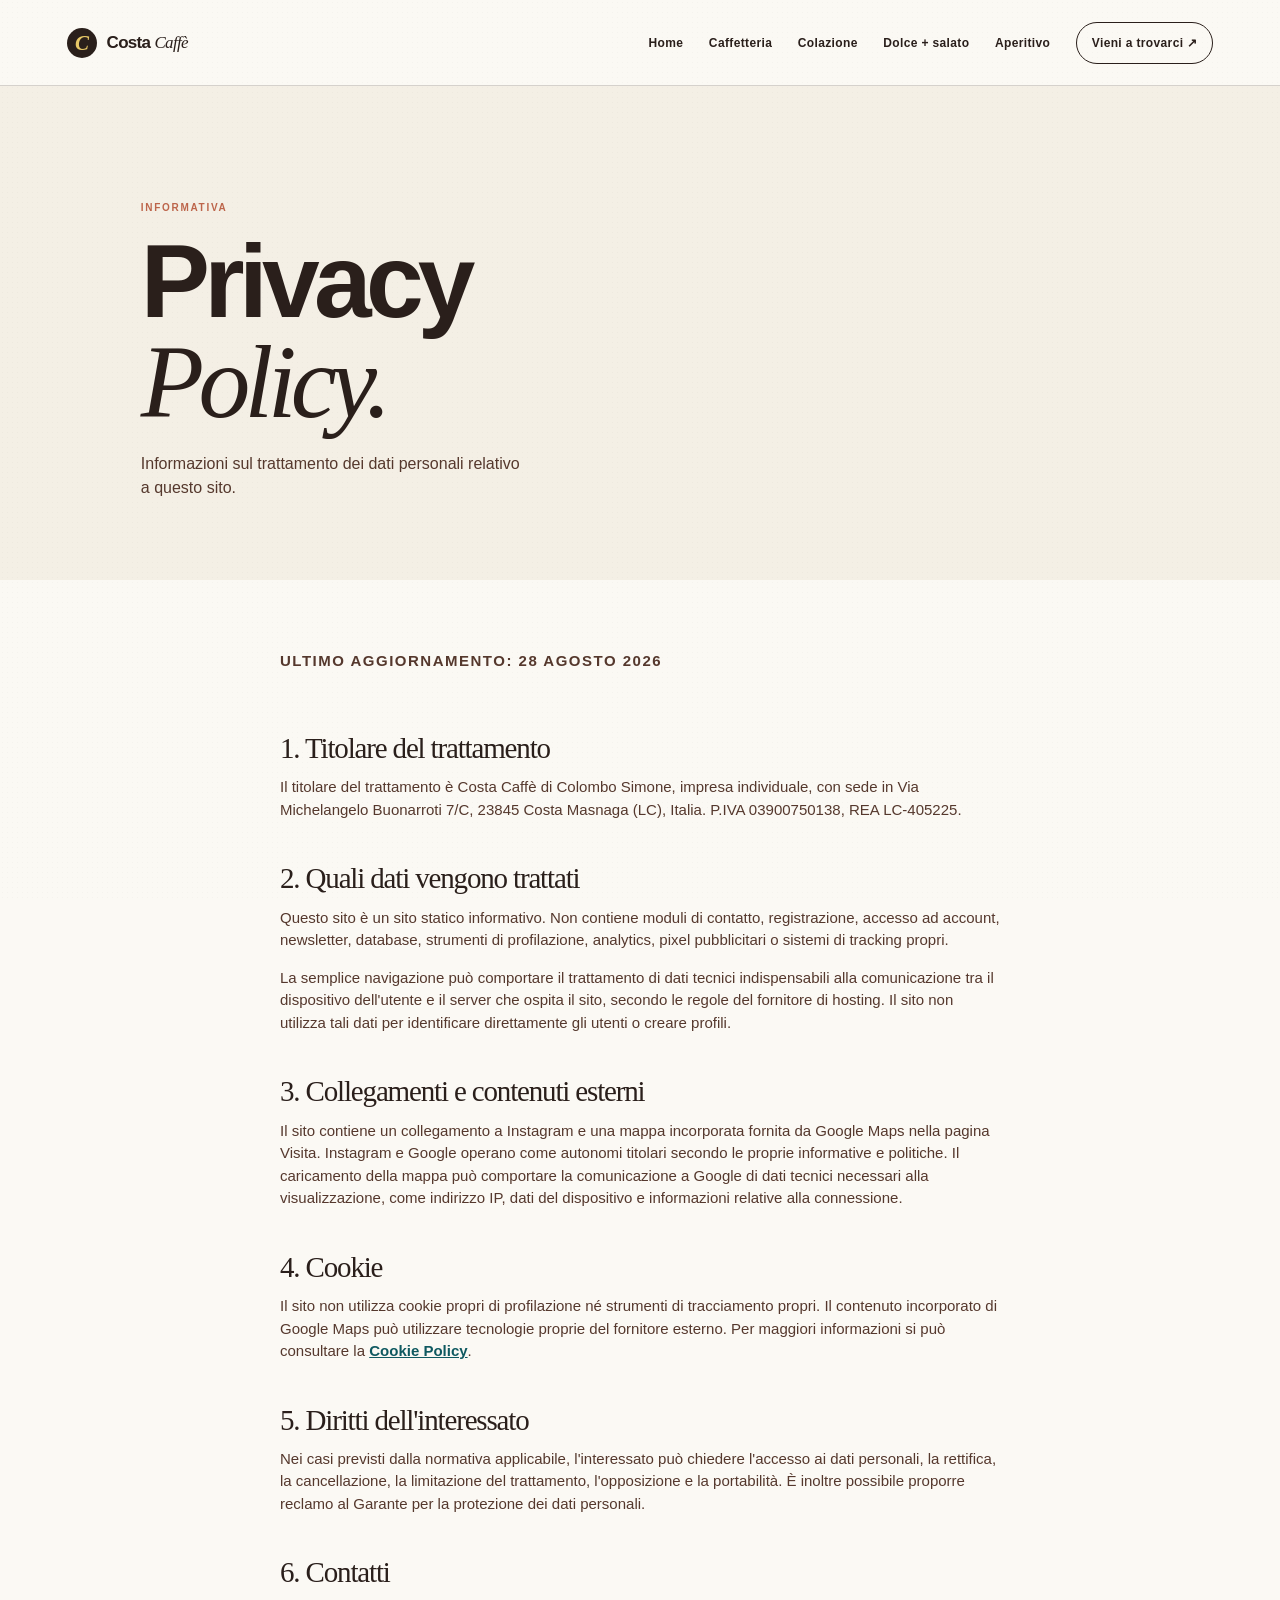
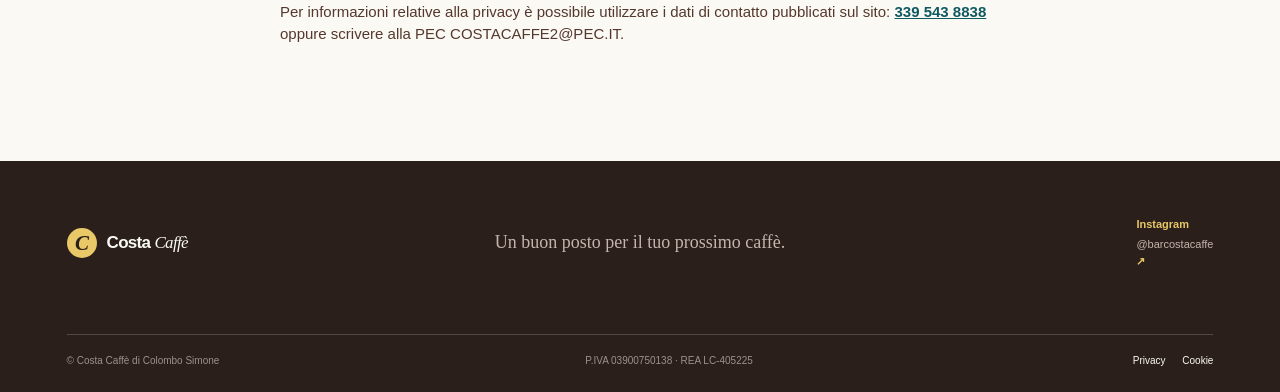
<file: privacy.html>
<!doctype html>
<html lang="it">
<head>
  <meta charset="utf-8"><meta name="viewport" content="width=device-width, initial-scale=1">
  <title>Privacy Policy | Costa Caffè</title><meta name="description" content="Informativa privacy del sito statico di Costa Caffè."><link rel="canonical" href="./privacy.html"><link rel="stylesheet" href="css/style.css">
</head>
<body>
  <a class="skip-link" href="#contenuto">Vai al contenuto</a><header class="site-header"><a class="wordmark" href="index.html" aria-label="Costa Caffè, home"><span class="wordmark-mark">C</span><span>Costa <em>Caffè</em></span></a><button class="menu-toggle" type="button" aria-expanded="false" aria-controls="site-nav">Scopri <span></span></button><nav id="site-nav" class="site-nav" aria-label="Navigazione principale"><a href="index.html">Home</a><a href="caffetteria.html">Caffetteria</a><a href="colazione.html">Colazione</a><a href="dolce-salato.html">Dolce + salato</a><a href="aperitivo.html">Aperitivo</a><a class="nav-cta" href="visita.html">Vieni a trovarci <span>↗</span></a></nav></header>
  <main id="contenuto" class="legal-page"><section class="legal-header section-pad"><p class="eyebrow">Informativa</p><h1>Privacy<br><i>Policy.</i></h1><p>Informazioni sul trattamento dei dati personali relativo a questo sito.</p></section><article class="legal-copy">
    <p class="legal-updated">Ultimo aggiornamento: 28 agosto 2026</p>
    <h2>1. Titolare del trattamento</h2><p>Il titolare del trattamento è Costa Caffè di Colombo Simone, impresa individuale, con sede in Via Michelangelo Buonarroti 7/C, 23845 Costa Masnaga (LC), Italia. P.IVA 03900750138, REA LC-405225.</p>
    <h2>2. Quali dati vengono trattati</h2><p>Questo sito è un sito statico informativo. Non contiene moduli di contatto, registrazione, accesso ad account, newsletter, database, strumenti di profilazione, analytics, pixel pubblicitari o sistemi di tracking propri.</p><p>La semplice navigazione può comportare il trattamento di dati tecnici indispensabili alla comunicazione tra il dispositivo dell'utente e il server che ospita il sito, secondo le regole del fornitore di hosting. Il sito non utilizza tali dati per identificare direttamente gli utenti o creare profili.</p>
    <h2>3. Collegamenti e contenuti esterni</h2><p>Il sito contiene un collegamento a Instagram e una mappa incorporata fornita da Google Maps nella pagina Visita. Instagram e Google operano come autonomi titolari secondo le proprie informative e politiche. Il caricamento della mappa può comportare la comunicazione a Google di dati tecnici necessari alla visualizzazione, come indirizzo IP, dati del dispositivo e informazioni relative alla connessione.</p>
    <h2>4. Cookie</h2><p>Il sito non utilizza cookie propri di profilazione né strumenti di tracciamento propri. Il contenuto incorporato di Google Maps può utilizzare tecnologie proprie del fornitore esterno. Per maggiori informazioni si può consultare la <a href="cookie.html">Cookie Policy</a>.</p>
    <h2>5. Diritti dell'interessato</h2><p>Nei casi previsti dalla normativa applicabile, l'interessato può chiedere l'accesso ai dati personali, la rettifica, la cancellazione, la limitazione del trattamento, l'opposizione e la portabilità. È inoltre possibile proporre reclamo al Garante per la protezione dei dati personali.</p>
    <h2>6. Contatti</h2><p>Per informazioni relative alla privacy è possibile utilizzare i dati di contatto pubblicati sul sito: <a href="tel:3395438838">339 543 8838</a> oppure scrivere alla PEC <span class="breakable">COSTACAFFE2@PEC.IT</span>.</p>
  </article></main>
  <footer class="site-footer"><div class="footer-top"><a class="wordmark wordmark-light" href="index.html"><span class="wordmark-mark">C</span><span>Costa <em>Caffè</em></span></a><p>Un buon posto per il tuo prossimo caffè.</p><a class="instagram" href="https://www.instagram.com/barcostacaffe/" target="_blank" rel="noopener">Instagram <span>@barcostacaffe</span> ↗</a></div><div class="footer-bottom"><span>© Costa Caffè di Colombo Simone</span><span>P.IVA 03900750138 · REA LC-405225</span><span><a href="privacy.html">Privacy</a> <a href="cookie.html">Cookie</a></span></div></footer><script src="js/script.js"></script>
</body>
</html>
</file>
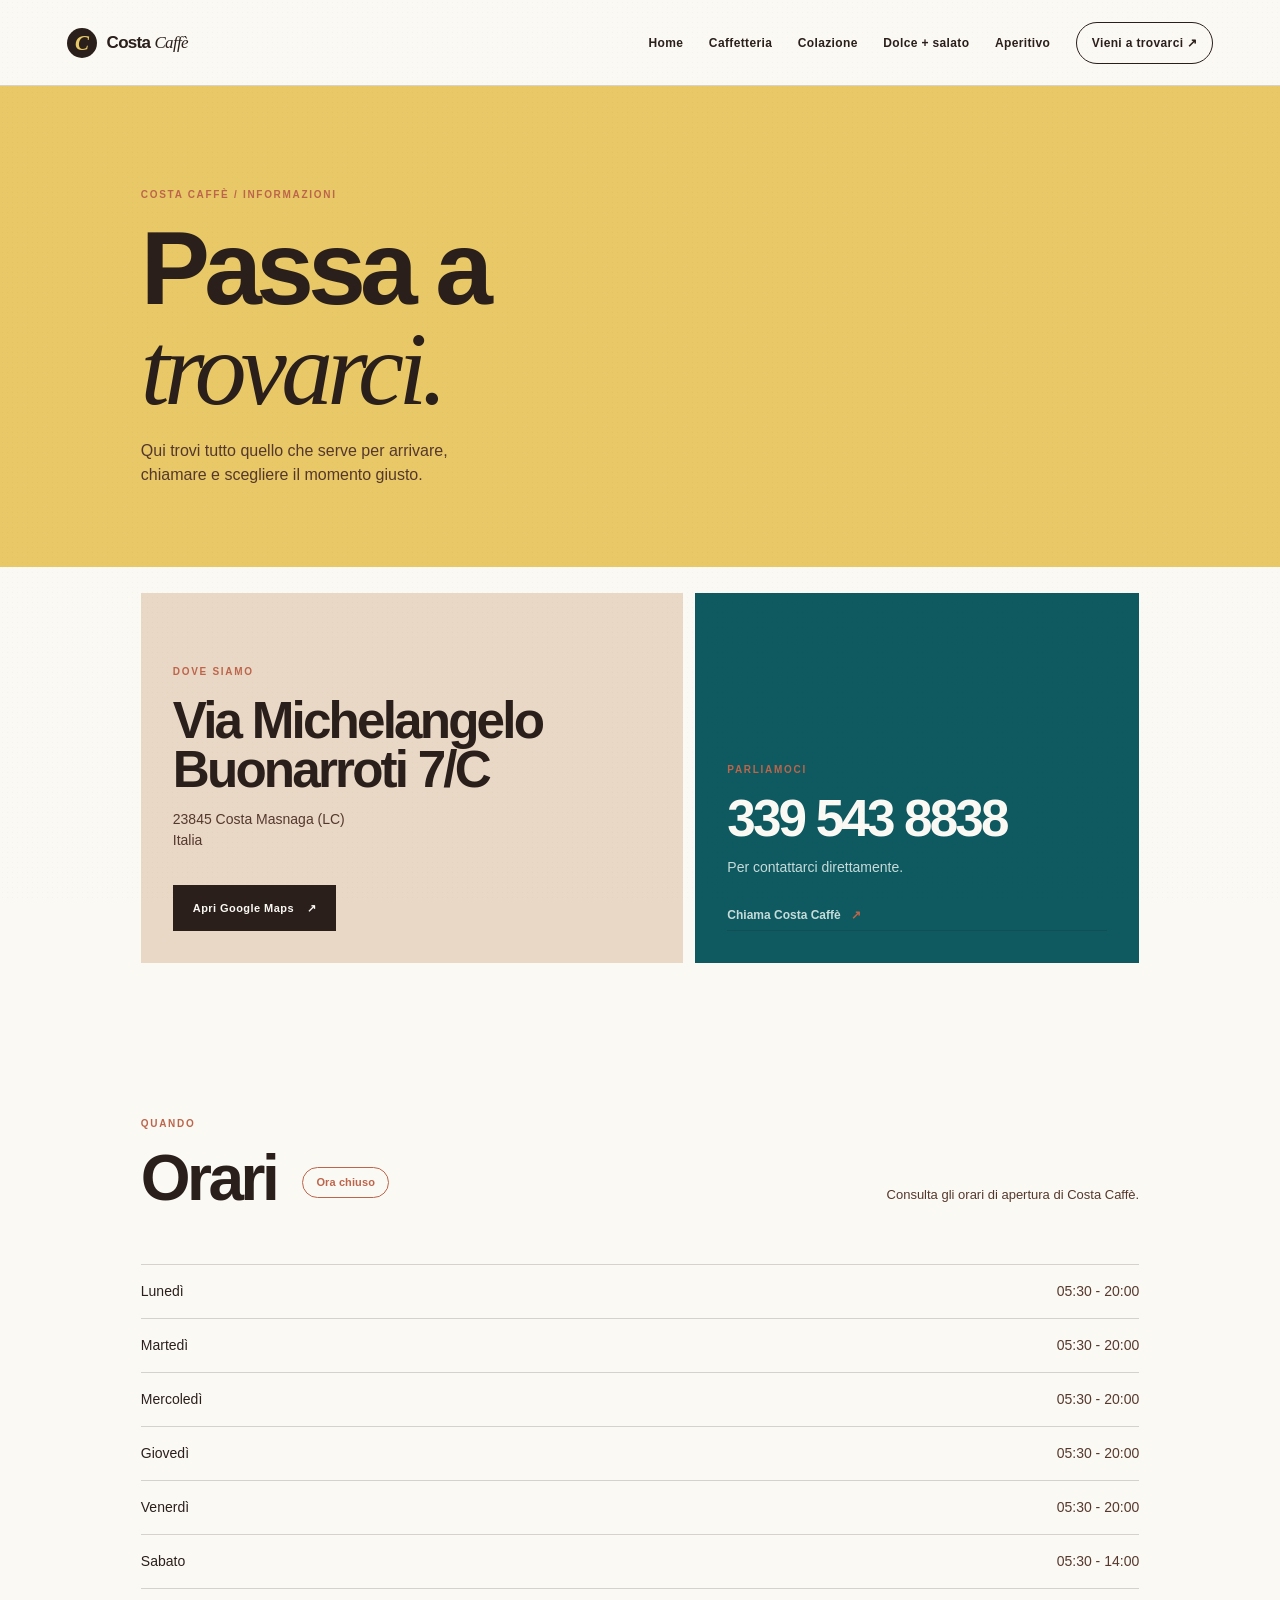
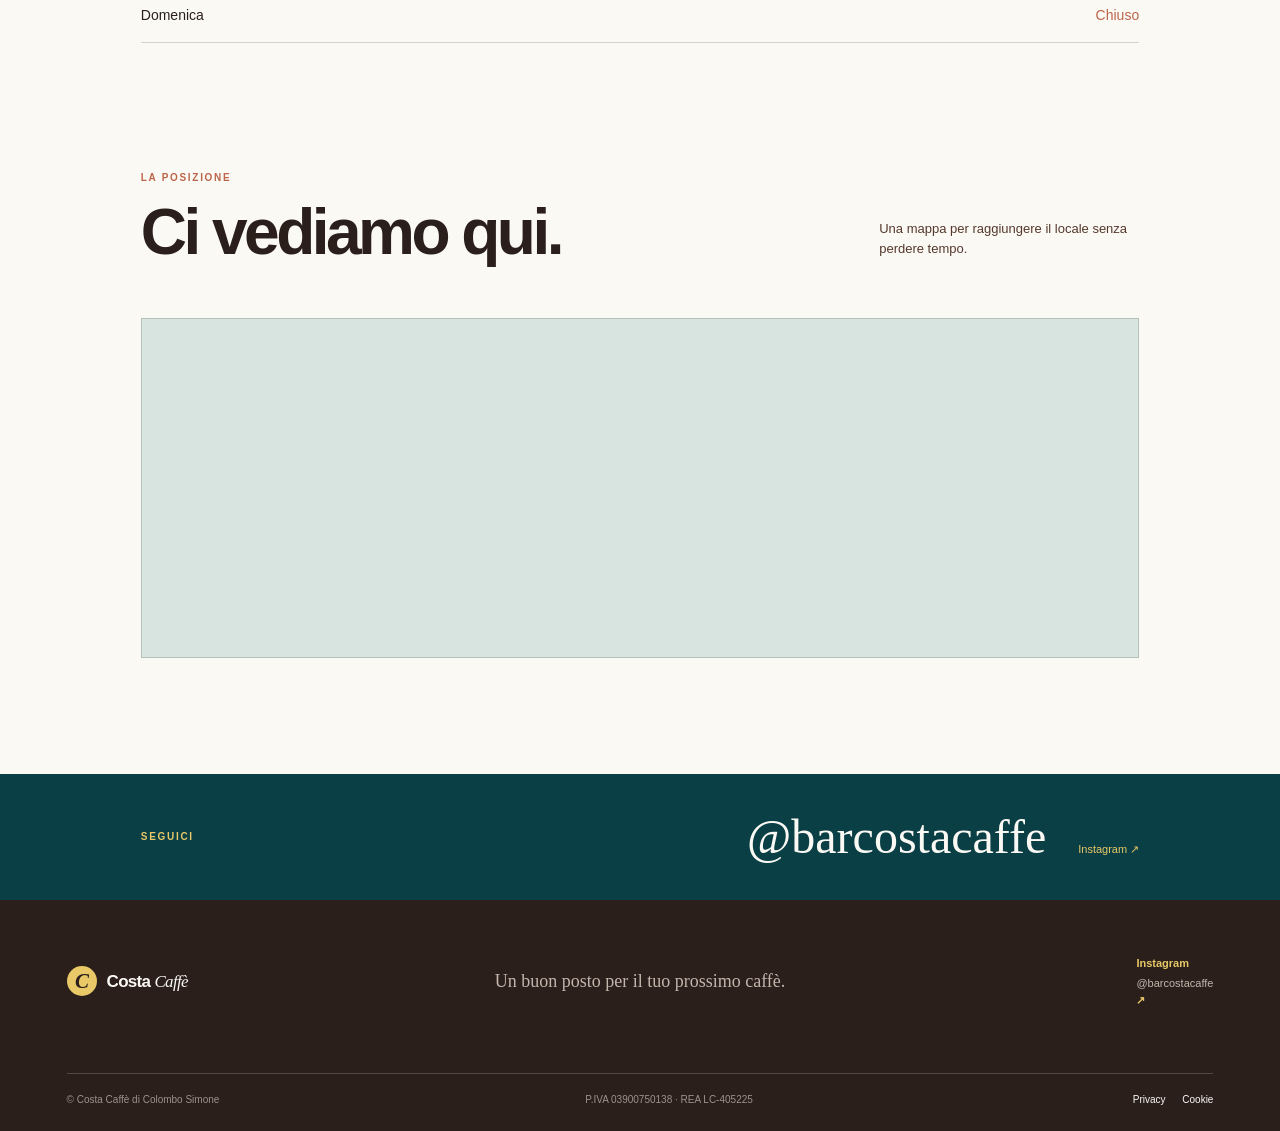
<file: visita.html>
<!doctype html>
<html lang="it">
<head>
  <meta charset="utf-8"><meta name="viewport" content="width=device-width, initial-scale=1">
  <title>Visita Costa Caffè | Orari e contatti</title>
  <meta name="description" content="Orari, indirizzo, telefono e collegamenti per raggiungere Costa Caffè a Costa Masnaga.">
  <link rel="canonical" href="./visita.html"><meta property="og:title" content="Visita Costa Caffè | Orari e contatti"><link rel="stylesheet" href="css/style.css">
</head>
<body>
  <a class="skip-link" href="#contenuto">Vai al contenuto</a><header class="site-header"><a class="wordmark" href="index.html" aria-label="Costa Caffè, home"><span class="wordmark-mark">C</span><span>Costa <em>Caffè</em></span></a><button class="menu-toggle" type="button" aria-expanded="false" aria-controls="site-nav">Scopri <span></span></button><nav id="site-nav" class="site-nav" aria-label="Navigazione principale"><a href="index.html">Home</a><a href="caffetteria.html">Caffetteria</a><a href="colazione.html">Colazione</a><a href="dolce-salato.html">Dolce + salato</a><a href="aperitivo.html">Aperitivo</a><a class="nav-cta active" href="visita.html">Vieni a trovarci <span>↗</span></a></nav></header>
  <main id="contenuto">
    <section class="contact-hero section-pad reveal"><p class="eyebrow">Costa Caffè / informazioni</p><h1>Passa a<br><i>trovarci.</i></h1><p>Qui trovi tutto quello che serve per arrivare, chiamare e scegliere il momento giusto.</p></section>
    <section class="contact-grid section-pad">
      <div class="contact-card contact-address reveal"><p class="eyebrow">Dove siamo</p><h2>Via Michelangelo<br>Buonarroti 7/C</h2><p>23845 Costa Masnaga (LC)<br>Italia</p><a class="button button-dark" href="https://www.google.com/maps/search/?api=1&query=Via+Michelangelo+Buonarroti+7%2FC%2C+23845+Costa+Masnaga+LC" target="_blank" rel="noopener">Apri Google Maps <span>↗</span></a></div>
      <div class="contact-card contact-phone reveal reveal-delay"><p class="eyebrow">Parliamoci</p><h2><a href="tel:3395438838">339 543 8838</a></h2><p>Per contattarci direttamente.</p><a class="arrow-link" href="tel:3395438838">Chiama Costa Caffè <span>↗</span></a></div>
    </section>
    <section id="orari" class="hours-section section-pad reveal"><div class="section-heading"><div><p class="eyebrow">Quando</p><h2>Orari <span class="status-pill" id="page-open-status">Ora chiuso</span></h2></div><p class="heading-aside">Consulta gli orari di apertura di Costa Caffè.</p></div><div class="hours-table"><div class="hours-row"><span>Lunedì</span><b>05:30 - 20:00</b></div><div class="hours-row"><span>Martedì</span><b>05:30 - 20:00</b></div><div class="hours-row"><span>Mercoledì</span><b>05:30 - 20:00</b></div><div class="hours-row"><span>Giovedì</span><b>05:30 - 20:00</b></div><div class="hours-row"><span>Venerdì</span><b>05:30 - 20:00</b></div><div class="hours-row"><span>Sabato</span><b>05:30 - 14:00</b></div><div class="hours-row"><span>Domenica</span><b>Chiuso</b></div></div></section>
    <section class="map-section section-pad reveal"><div class="section-heading"><div><p class="eyebrow">La posizione</p><h2>Ci vediamo qui.</h2></div><p class="heading-aside">Una mappa per raggiungere il locale senza perdere tempo.</p></div><div class="map-frame"><iframe title="Mappa di Costa Caffè a Costa Masnaga" src="https://www.google.com/maps?q=Costa+Caff%C3%A8%2C+Via+Michelangelo+Buonarroti+7%2FC%2C+23845+Costa+Masnaga+LC&z=16&output=embed" loading="lazy" referrerpolicy="no-referrer-when-downgrade"></iframe></div></section>
    <section class="social-strip reveal"><p class="eyebrow eyebrow-light">Seguici</p><a href="https://www.instagram.com/barcostacaffe/" target="_blank" rel="noopener">@barcostacaffe <span>Instagram ↗</span></a></section>
  </main>
  <footer class="site-footer"><div class="footer-top"><a class="wordmark wordmark-light" href="index.html"><span class="wordmark-mark">C</span><span>Costa <em>Caffè</em></span></a><p>Un buon posto per il tuo prossimo caffè.</p><a class="instagram" href="https://www.instagram.com/barcostacaffe/" target="_blank" rel="noopener">Instagram <span>@barcostacaffe</span> ↗</a></div><div class="footer-bottom"><span>© Costa Caffè di Colombo Simone</span><span>P.IVA 03900750138 · REA LC-405225</span><span><a href="privacy.html">Privacy</a> <a href="cookie.html">Cookie</a></span></div></footer><script src="js/script.js"></script>
</body>
</html>
</file>
<file: css/style.css>
:root {
  --espresso: #2a1f1b;
  --cocoa: #55382d;
  --cream: #f4efe5;
  --paper: #fbf9f4;
  --butter: #e8c867;
  --blue: #0f5960;
  --blue-deep: #0a3f46;
  --terracotta: #bd654b;
  --line: rgba(42, 31, 27, .18);
  --serif: Georgia, "Times New Roman", serif;
  --sans: Arial, Helvetica, sans-serif;
}

* { box-sizing: border-box; }
html { scroll-behavior: smooth; }
body { margin: 0; background: var(--paper); color: var(--espresso); font-family: var(--sans); font-size: 16px; line-height: 1.5; }
body:after { content: ""; position: fixed; inset: 0; pointer-events: none; opacity: .035; z-index: 20; background-image: radial-gradient(rgba(42,31,27,.8) .5px, transparent .6px); background-size: 5px 5px; }
a { color: inherit; }
img { display: block; max-width: 100%; }
.skip-link { position: fixed; top: 12px; left: 12px; transform: translateY(-150%); z-index: 30; padding: 10px 15px; background: var(--butter); color: var(--espresso); }
.skip-link:focus { transform: translateY(0); }
.site-header { min-height: 86px; display: flex; align-items: center; justify-content: space-between; gap: 28px; padding: 18px 5.2vw; background: var(--paper); border-bottom: 1px solid var(--line); position: relative; z-index: 10; }
.wordmark { display: inline-flex; align-items: center; gap: 10px; color: var(--espresso); text-decoration: none; font-size: 17px; font-weight: 700; letter-spacing: -.04em; white-space: nowrap; }
.wordmark em { font-family: var(--serif); font-weight: 400; }
.wordmark-mark { display: grid; place-items: center; width: 30px; height: 30px; border-radius: 50%; background: var(--espresso); color: var(--butter); font-family: var(--serif); font-size: 21px; font-style: italic; }
.site-nav { display: flex; align-items: center; gap: clamp(14px, 2vw, 32px); font-size: 12px; font-weight: 700; letter-spacing: .03em; }
.site-nav a { text-decoration: none; position: relative; padding: 10px 0; }
.site-nav a:not(.nav-cta):after { content: ""; height: 2px; background: var(--terracotta); position: absolute; bottom: 2px; left: 0; right: 100%; transition: right .3s ease; }
.site-nav a:hover:after, .site-nav a.active:not(.nav-cta):after { right: 0; }
.nav-cta { padding: 11px 15px !important; border: 1px solid var(--espresso); border-radius: 30px; }
.nav-cta span, .button span, .text-link span, .arrow-link span, .big-next-link span { display: inline-block; transition: transform .25s ease; }
.nav-cta:hover span, .button:hover span, .text-link:hover span, .arrow-link:hover span, .big-next-link:hover span { transform: translate(3px, -3px); }
.menu-toggle { display: none; border: 1px solid var(--espresso); background: transparent; font: inherit; padding: 9px 12px; }
.menu-toggle span { display: inline-block; width: 14px; height: 1px; margin-left: 7px; background: currentColor; vertical-align: middle; }
a:focus-visible, button:focus-visible { outline: 3px solid var(--terracotta); outline-offset: 4px; }

.hero { min-height: min(720px, calc(100vh - 86px)); display: grid; grid-template-columns: minmax(300px, .9fr) minmax(400px, 1.1fr); gap: 5vw; padding: 8vw 9vw 8vw 11vw; background: var(--cream); position: relative; overflow: hidden; }
.hero-copy { align-self: center; max-width: 520px; }
.eyebrow { margin: 0 0 18px; color: var(--terracotta); font-size: 10px; font-weight: 700; letter-spacing: .17em; line-height: 1.3; text-transform: uppercase; }
.eyebrow-dot, .live-dot { display: inline-block; width: 8px; height: 8px; border-radius: 50%; margin-right: 8px; background: var(--terracotta); vertical-align: 1px; }
h1, h2, h3, p { margin-top: 0; }
h1, h2 { letter-spacing: -.055em; line-height: .96; }
h1 { font-size: clamp(58px, 8.1vw, 122px); margin-bottom: 30px; }
h2 { font-size: clamp(40px, 5vw, 74px); margin-bottom: 24px; }
h3 { letter-spacing: -.04em; line-height: 1; }
h1 i, h2 i { font-family: var(--serif); font-weight: 400; }
.hero-lead { max-width: 360px; margin-bottom: 35px; color: var(--cocoa); font-size: 17px; }
.hero-actions { display: flex; align-items: center; flex-wrap: wrap; gap: 24px; }
.button { display: inline-flex; align-items: center; gap: 13px; padding: 15px 20px; text-decoration: none; font-size: 11px; font-weight: 700; letter-spacing: .04em; }
.button-dark { color: var(--paper); background: var(--espresso); }
.button-light { color: var(--espresso); background: var(--butter); }
.text-link, .arrow-link { font-size: 12px; font-weight: 700; text-decoration: none; }
.text-link span, .arrow-link span { margin-left: 7px; color: var(--terracotta); }
.hero-visual { position: relative; align-self: center; }
.hero-photo { height: min(560px, 67vh); overflow: hidden; position: relative; box-shadow: 20px 20px 0 var(--butter); }
.hero-photo img { width: 100%; height: 100%; object-fit: cover; object-position: 57% center; filter: saturate(.86) contrast(1.02); }
.photo-note { position: absolute; right: 18px; bottom: 18px; padding: 9px 12px; background: var(--paper); color: var(--espresso); font-family: var(--serif); font-size: 13px; line-height: 1.05; transform: rotate(-3deg); }
.hero-badge { display: grid; place-items: center; width: 106px; height: 106px; border-radius: 50%; position: absolute; left: -52px; bottom: -34px; background: var(--terracotta); color: var(--paper); text-align: center; text-transform: uppercase; font-size: 10px; font-weight: 700; letter-spacing: .08em; line-height: 1.2; transform: rotate(-12deg); }
.hero-side-note { position: absolute; right: 26px; top: 50%; writing-mode: vertical-rl; color: var(--cocoa); font-size: 9px; letter-spacing: .22em; }

.today-bar { display: flex; justify-content: space-between; align-items: center; gap: 25px; padding: 18px 9vw; background: var(--blue); color: var(--paper); font-size: 10px; letter-spacing: .03em; }
.today-label { display: flex; align-items: center; gap: 8px; white-space: nowrap; }
.today-label strong { color: var(--butter); font-size: 11px; }
.today-label .live-dot { background: var(--butter); margin: 0; }
.today-hours { display: flex; align-items: center; gap: 10px; opacity: .86; }
.today-hours b { color: var(--butter); }
.today-bar > a { color: var(--paper); text-decoration: none; font-weight: 700; white-space: nowrap; }
.today-bar > a span { color: var(--butter); margin-left: 6px; }

.section-pad { padding: 9vw 11vw; }
.split-section { display: grid; grid-template-columns: 100px minmax(0, 1fr); gap: 4vw; }
.section-index { padding-top: 4px; color: var(--terracotta); font-size: 10px; font-weight: 700; letter-spacing: .16em; text-transform: uppercase; }
.intro-statement { max-width: 700px; }
.intro-statement h2 { max-width: 660px; }
.intro-statement > p:not(.eyebrow), .editorial-copy > p:not(.eyebrow) { max-width: 490px; color: var(--cocoa); font-size: 17px; }
.arrow-link { display: inline-block; margin-top: 14px; border-bottom: 1px solid var(--line); padding-bottom: 6px; }
.section-heading { display: flex; justify-content: space-between; align-items: end; gap: 40px; margin-bottom: 55px; }
.section-heading h2 { margin-bottom: 0; }
.heading-aside { max-width: 260px; margin-bottom: 5px; color: var(--cocoa); font-size: 13px; }
.moment-grid { display: grid; grid-template-columns: repeat(4, 1fr); }
.moment-card { min-height: 290px; padding: 22px 20px; display: flex; flex-direction: column; text-decoration: none; border-right: 1px solid var(--line); position: relative; overflow: hidden; transition: transform .35s ease, box-shadow .35s ease; }
.moment-card:first-child { border-left: 1px solid var(--line); }
.moment-card:hover { z-index: 1; transform: translateY(-8px); box-shadow: 0 16px 25px rgba(42,31,27,.14); }
.moment-number { font-size: 10px; font-weight: 700; }
.section-icon { width: 62px; height: 62px; margin-top: 32px; fill: none; stroke: currentColor; stroke-linecap: round; stroke-linejoin: round; stroke-width: 2.2; }
.hero-icon { width: 47%; height: 47%; fill: none; stroke: currentColor; stroke-linecap: round; stroke-linejoin: round; stroke-width: 1.8; transform: rotate(-8deg); }
.moment-card h3 { margin: auto 0 8px; font-size: 25px; }
.moment-card p { max-width: 170px; margin-bottom: 0; font-size: 12px; }
.card-arrow { position: absolute; right: 20px; bottom: 20px; font-size: 22px; }
.moment-coffee { background: var(--butter); }.moment-coffee .section-icon { color: var(--terracotta); }
.moment-breakfast { background: var(--blue); color: var(--paper); }.moment-breakfast .section-icon { color: var(--butter); }
.moment-food { background: #e9d8c6; }.moment-food .section-icon { color: var(--blue); }
.moment-evening { background: var(--terracotta); color: var(--paper); }.moment-evening .section-icon { color: var(--butter); }
.image-break { display: grid; grid-template-columns: 1.2fr .8fr; gap: 7vw; align-items: center; padding-top: 4vw; }
.image-break-photo { height: 460px; overflow: hidden; }
.image-break-photo img { width: 100%; height: 100%; object-fit: cover; object-position: 35% center; filter: saturate(.8); }
.image-break-copy { max-width: 370px; }
.image-break-copy h2 { font-size: clamp(42px, 5vw, 68px); }
.image-break-copy > p:not(.eyebrow) { color: var(--cocoa); }
.visit-banner { display: flex; justify-content: space-between; align-items: end; gap: 30px; padding: 7vw 11vw; background: var(--blue-deep); color: var(--paper); }
.visit-banner .eyebrow { color: var(--butter); }
.visit-banner h2 { margin-bottom: 14px; font-size: clamp(40px, 5vw, 70px); }
.visit-banner-copy > p:last-child { margin: 0; color: #b7d3d0; }

.site-footer { background: var(--espresso); color: var(--paper); padding: 55px 5.2vw 24px; }
.footer-top { display: grid; grid-template-columns: 1fr 1fr 1fr; align-items: center; gap: 25px; padding-bottom: 65px; }
.wordmark-light { color: var(--paper); }.wordmark-light .wordmark-mark { background: var(--butter); color: var(--espresso); }
.footer-top > p { margin: 0; color: #c4b5ac; font-family: var(--serif); font-size: 18px; text-align: center; }
.instagram { justify-self: end; color: var(--butter); font-size: 11px; font-weight: 700; text-decoration: none; }.instagram span { display: block; margin-top: 4px; color: #c4b5ac; font-weight: 400; }
.footer-bottom { display: flex; justify-content: space-between; gap: 20px; padding-top: 18px; border-top: 1px solid rgba(244,239,229,.2); color: #9f918a; font-size: 10px; }.footer-bottom a { margin-left: 14px; color: var(--paper); text-decoration: none; }

.page-hero { min-height: 540px; display: grid; grid-template-columns: 1fr 1fr; align-items: center; padding: 7vw 11vw; position: relative; overflow: hidden; }
.page-hero-content { position: relative; z-index: 1; max-width: 570px; }.page-hero-content h1 { margin-bottom: 22px; }.page-hero-content > p:last-child { max-width: 340px; color: var(--cocoa); font-size: 17px; }
.page-hero-coffee { background: var(--butter); }.page-hero-breakfast { background: #e9d8c6; }.page-hero-food { background: var(--terracotta); color: var(--paper); }.page-hero-aperitivo { background: var(--blue-deep); color: var(--paper); }.page-hero-coffee .page-hero-content > p:last-child, .page-hero-breakfast .page-hero-content > p:last-child, .page-hero-food .page-hero-content > p:last-child, .page-hero-aperitivo .page-hero-content > p:last-child { color: inherit; opacity: .82; }
.page-hero-food .eyebrow, .page-hero-aperitivo .eyebrow { color: var(--butter); }
.page-hero-shape { justify-self: end; display: grid; place-items: center; width: min(32vw, 390px); height: min(32vw, 390px); border-radius: 50%; border: 1px solid currentColor; opacity: .9; transform: rotate(8deg); }
.page-hero-shape:before, .page-hero-shape:after { content: ""; position: absolute; border: 1px solid currentColor; border-radius: 50%; }
.page-hero-shape:before { width: 72%; height: 72%; }.page-hero-shape:after { width: 125%; height: 18%; transform: rotate(-35deg); }
.page-hero-shape span { font-family: var(--serif); font-size: clamp(70px, 10vw, 150px); font-style: italic; transform: rotate(-8deg); }.shape-cup span { color: var(--terracotta); }.shape-sun span { color: var(--blue); }.shape-plus span { color: var(--butter); }.shape-glass span { color: var(--butter); }
.editorial-section { background: var(--paper); }.editorial-copy h2 { max-width: 650px; }.tag-list { display: flex; flex-wrap: wrap; gap: 8px; margin-top: 28px; }.tag-list span { padding: 8px 12px; border: 1px solid var(--line); border-radius: 30px; font-size: 11px; }
.feature-band { display: grid; grid-template-columns: 1fr 1fr; align-items: center; gap: 8vw; padding: 8vw 11vw; }.feature-band-dark { background: var(--blue); color: var(--paper); }.eyebrow-light { color: var(--butter); }.feature-band h2 { margin-bottom: 0; }.feature-band > p { max-width: 330px; color: #c6dcda; }
.next-section { padding-top: 5vw; padding-bottom: 8vw; }.big-next-link { display: flex; justify-content: space-between; align-items: center; max-width: 100%; padding: 20px 0; border-bottom: 1px solid var(--line); text-decoration: none; font-family: var(--serif); font-size: clamp(46px, 7vw, 92px); letter-spacing: -.06em; }.big-next-link span { color: var(--terracotta); font-family: var(--sans); font-size: .45em; }
.breakfast-layout { position: relative; background: var(--paper); }.breakfast-copy { max-width: 630px; }.breakfast-note { align-self: end; justify-self: end; display: flex; flex-direction: column; gap: 8px; width: 170px; padding: 18px; border-top: 2px solid var(--terracotta); color: var(--cocoa); font-size: 10px; }.note-symbol { color: var(--terracotta); font-family: var(--serif); font-size: 38px; }
.quote-panel { padding: 9vw 11vw; background: var(--butter); }.quote-panel p { margin-bottom: 30px; font-family: var(--serif); font-size: clamp(44px, 7vw, 100px); letter-spacing: -.07em; line-height: .86; }.quote-panel span { font-size: 10px; font-weight: 700; letter-spacing: .12em; text-transform: uppercase; }
.offer-list { border-top: 1px solid var(--line); }.offer-line { display: grid; grid-template-columns: .2fr .7fr 1fr; align-items: center; gap: 25px; padding: 25px 0; border-bottom: 1px solid var(--line); }.offer-line > span { color: var(--terracotta); font-size: 11px; font-weight: 700; }.offer-line h3 { margin: 0; font-family: var(--serif); font-size: clamp(30px, 4vw, 50px); font-weight: 400; }.offer-line p { margin: 0; color: var(--cocoa); font-size: 13px; }
.texture-panel { display: grid; grid-template-columns: .7fr 1fr; align-items: center; gap: 8vw; padding: 8vw 11vw; color: var(--paper); background: var(--cocoa); }.texture-circle { display: grid; place-items: center; width: min(27vw, 310px); aspect-ratio: 1; border: 1px solid var(--butter); border-radius: 50%; color: var(--butter); font-family: var(--serif); font-size: 100px; }.texture-panel h2 { margin-bottom: 10px; }.texture-panel p:last-child { margin: 0; color: #dbc9bd; }
.aperitivo-intro { background: var(--paper); }.evening-grid { display: grid; grid-template-columns: 1fr 1fr; padding-top: 0; }.evening-card { min-height: 350px; display: flex; flex-direction: column; justify-content: space-between; padding: 30px; background: var(--terracotta); color: var(--paper); }.evening-card-outline { background: var(--butter); color: var(--espresso); }.evening-big { font-size: clamp(76px, 12vw, 170px); font-weight: 700; letter-spacing: -.1em; line-height: .8; }.evening-big small { font-family: var(--serif); font-size: .5em; font-weight: 400; }.evening-card p { margin: 0; font-family: var(--serif); font-size: 22px; line-height: 1.05; }
.page-hero-locale { grid-template-columns: .8fr 1.2fr; background: var(--cream); }.page-hero-image { justify-self: end; width: min(46vw, 590px); height: 440px; overflow: hidden; box-shadow: 18px 18px 0 var(--butter); }.page-hero-image img { width: 100%; height: 100%; object-fit: cover; object-position: 60% center; }.small-note { margin-top: 32px; color: var(--terracotta) !important; font-size: 12px !important; }
.gallery-placeholder { display: grid; grid-template-columns: 1.15fr .7fr 1fr; gap: 12px; padding-top: 0; }.placeholder-frame { min-height: 290px; display: flex; flex-direction: column; justify-content: end; padding: 22px; background: var(--butter); }.placeholder-frame-tall { min-height: 390px; background: var(--blue); color: var(--paper); }.placeholder-frame:nth-child(3) { background: #e9d8c6; }.placeholder-frame span { margin-bottom: auto; font-size: 10px; font-weight: 700; }.placeholder-frame p { margin-bottom: 3px; font-family: var(--serif); font-size: 25px; }.placeholder-frame small { font-size: 10px; opacity: .75; }
.contact-hero { padding-top: 8vw; padding-bottom: 5vw; background: var(--butter); }.contact-hero h1 { margin-bottom: 20px; }.contact-hero > p:last-child { max-width: 350px; color: var(--cocoa); }
.contact-grid { display: grid; grid-template-columns: 1.1fr .9fr; gap: 12px; padding-top: 2vw; }.contact-card { min-height: 370px; display: flex; flex-direction: column; justify-content: flex-end; padding: 32px; }.contact-card h2 { margin-bottom: 14px; font-size: clamp(31px, 4vw, 56px); }.contact-card p:not(.eyebrow) { color: var(--cocoa); font-size: 14px; }.contact-card .button { align-self: flex-start; margin-top: 20px; }.contact-address { background: #e9d8c6; }.contact-phone { background: var(--blue); color: var(--paper); }.contact-phone p:not(.eyebrow), .contact-phone .arrow-link { color: #c6dcda; }.contact-phone h2 a { text-decoration: none; }
.hours-section { padding-top: 3vw; }.hours-table { border-top: 1px solid var(--line); }.hours-row { display: flex; justify-content: space-between; padding: 16px 0; border-bottom: 1px solid var(--line); font-size: 14px; }.hours-row b { font-weight: 400; color: var(--cocoa); }.hours-row:last-child b { color: var(--terracotta); }.social-strip { display: flex; justify-content: space-between; align-items: center; padding: 27px 11vw; background: var(--blue-deep); color: var(--paper); }.social-strip .eyebrow { margin: 0; }.social-strip a { font-family: var(--serif); font-size: clamp(25px, 4vw, 48px); text-decoration: none; }.social-strip a span { margin-left: 20px; color: var(--butter); font-family: var(--sans); font-size: 11px; }
.status-pill { display: inline-block; margin-left: 12px; padding: 9px 13px; border: 1px solid var(--terracotta); border-radius: 30px; color: var(--terracotta); font-family: var(--sans); font-size: 11px; font-weight: 700; letter-spacing: .01em; vertical-align: middle; white-space: nowrap; }
.map-section { padding-top: 1vw; }.map-frame { height: 340px; overflow: hidden; border: 1px solid var(--line); background: #d7e4df; }.map-frame iframe { width: 100%; height: 100%; border: 0; filter: saturate(.75) contrast(.95); }
.legal-page { background: var(--paper); }.legal-header { padding-bottom: 5vw; background: var(--cream); }.legal-header h1 { margin-bottom: 20px; }.legal-header > p:last-child { max-width: 390px; color: var(--cocoa); }.legal-copy { max-width: 800px; margin: 0 auto; padding: 70px 40px 100px; }.legal-updated { margin-bottom: 60px; color: var(--terracotta); font-size: 11px; font-weight: 700; text-transform: uppercase; letter-spacing: .1em; }.legal-copy h2 { margin: 42px 0 13px; font-family: var(--serif); font-size: 29px; font-weight: 400; letter-spacing: -.04em; line-height: 1.05; }.legal-copy p { color: var(--cocoa); font-size: 15px; }.legal-copy a { color: var(--blue); font-weight: 700; }.breakable { overflow-wrap: anywhere; }

.reveal { opacity: 0; transform: translateY(24px); transition: opacity .7s ease, transform .7s ease; }.reveal.is-visible { opacity: 1; transform: translateY(0); }.reveal-delay { transition-delay: .12s; }.reveal-delay-2 { transition-delay: .24s; }
@media (prefers-reduced-motion: reduce) { html { scroll-behavior: auto; } *, *:before, *:after { animation-duration: .01ms !important; transition-duration: .01ms !important; } .reveal { opacity: 1; transform: none; } }

@media (max-width: 900px) {
  .site-header { padding: 16px 5vw; }.menu-toggle { display: block; }.site-nav { display: none; position: absolute; top: 100%; left: 0; right: 0; padding: 18px 5vw 25px; flex-direction: column; align-items: flex-start; gap: 4px; background: var(--paper); border-bottom: 1px solid var(--line); box-shadow: 0 14px 20px rgba(42,31,27,.08); }.site-nav.is-open { display: flex; }.site-nav a { width: 100%; padding: 11px 0; }.site-nav .nav-cta { width: auto; padding: 11px 15px !important; margin-top: 8px; }
  .hero { min-height: auto; grid-template-columns: 1fr; padding: 14vw 9vw 18vw; gap: 65px; }.hero-copy { max-width: none; }.hero-visual { width: 88%; margin-left: 7%; }.hero-photo { height: 60vw; max-height: 500px; }.hero-side-note { display: none; }
  .today-bar { flex-wrap: wrap; padding: 16px 9vw; }.today-hours { order: 3; width: 100%; justify-content: space-between; }
  .section-pad { padding: 13vw 9vw; }.split-section { grid-template-columns: 1fr; gap: 35px; }.section-index { order: -1; }.moment-grid { grid-template-columns: 1fr 1fr; }.moment-card { min-height: 250px; }.image-break { grid-template-columns: 1fr; gap: 40px; }.image-break-photo { height: 55vw; max-height: 420px; }.visit-banner { padding: 12vw 9vw; }
  .footer-top { grid-template-columns: 1fr 1fr; }.footer-top > p { display: none; }.instagram { grid-column: 2; grid-row: 1; }.footer-bottom { flex-wrap: wrap; }
  .page-hero { min-height: 500px; padding: 13vw 9vw; }.page-hero-shape { position: absolute; right: -8vw; bottom: -4vw; width: 55vw; height: 55vw; opacity: .5; }.page-hero-locale { grid-template-columns: 1fr; gap: 50px; }.page-hero-image { width: 88%; height: 52vw; max-height: 420px; justify-self: start; }
  .feature-band, .texture-panel { grid-template-columns: 1fr; gap: 40px; padding: 13vw 9vw; }.texture-circle { width: 45vw; }.breakfast-layout { grid-template-columns: 1fr; }.breakfast-note { justify-self: start; margin-top: 20px; }.offer-line { grid-template-columns: .2fr .8fr 1.2fr; }.gallery-placeholder { padding-top: 0; }
  .contact-grid, .evening-grid { grid-template-columns: 1fr; }.contact-card { min-height: 310px; }.social-strip { padding: 24px 9vw; }
}
@media (max-width: 560px) {
  body { font-size: 15px; }.wordmark { font-size: 16px; }.wordmark-mark { width: 28px; height: 28px; }.hero { padding-top: 19vw; }.hero h1 { font-size: clamp(54px, 16vw, 85px); }.hero-visual { width: 92%; margin-left: 3%; }.hero-photo { height: 70vw; box-shadow: 12px 12px 0 var(--butter); }.hero-badge { width: 83px; height: 83px; left: -20px; bottom: -24px; font-size: 8px; }.photo-note { font-size: 11px; }
  .today-label { width: 100%; }.today-hours { gap: 6px; font-size: 9px; }.today-bar > a { margin-left: auto; }.section-heading { display: block; margin-bottom: 35px; }.heading-aside { margin-top: 25px; }.moment-grid { grid-template-columns: 1fr; }.moment-card { min-height: 220px; }.section-icon { margin-top: 25px; }.image-break-photo { height: 68vw; }.visit-banner { display: block; }.visit-banner .button { margin-top: 30px; }
  .footer-top { padding-bottom: 40px; }.footer-bottom { display: block; line-height: 2; }.footer-bottom span { display: block; }.footer-bottom a:first-child { margin-left: 0; }.footer-bottom a { margin-left: 12px; }
  .page-hero { min-height: 440px; }.page-hero h1 { font-size: clamp(54px, 16vw, 85px); }.page-hero-shape { width: 65vw; height: 65vw; right: -18vw; bottom: -7vw; }.page-hero-image { width: 100%; height: 64vw; box-shadow: 11px 11px 0 var(--butter); }.offer-line { grid-template-columns: 30px 1fr; gap: 10px 15px; }.offer-line p { grid-column: 2; }.evening-card { min-height: 260px; padding: 24px; }.gallery-placeholder { grid-template-columns: 1fr; }.placeholder-frame, .placeholder-frame-tall { min-height: 220px; }.legal-copy { padding: 48px 9vw 70px; }.legal-updated { margin-bottom: 40px; }.social-strip { display: block; }.social-strip a { display: block; margin-top: 15px; }.social-strip a span { margin-left: 0; display: block; margin-top: 4px; }.status-pill { margin-top: 10px; margin-left: 0; }
}
</file>
